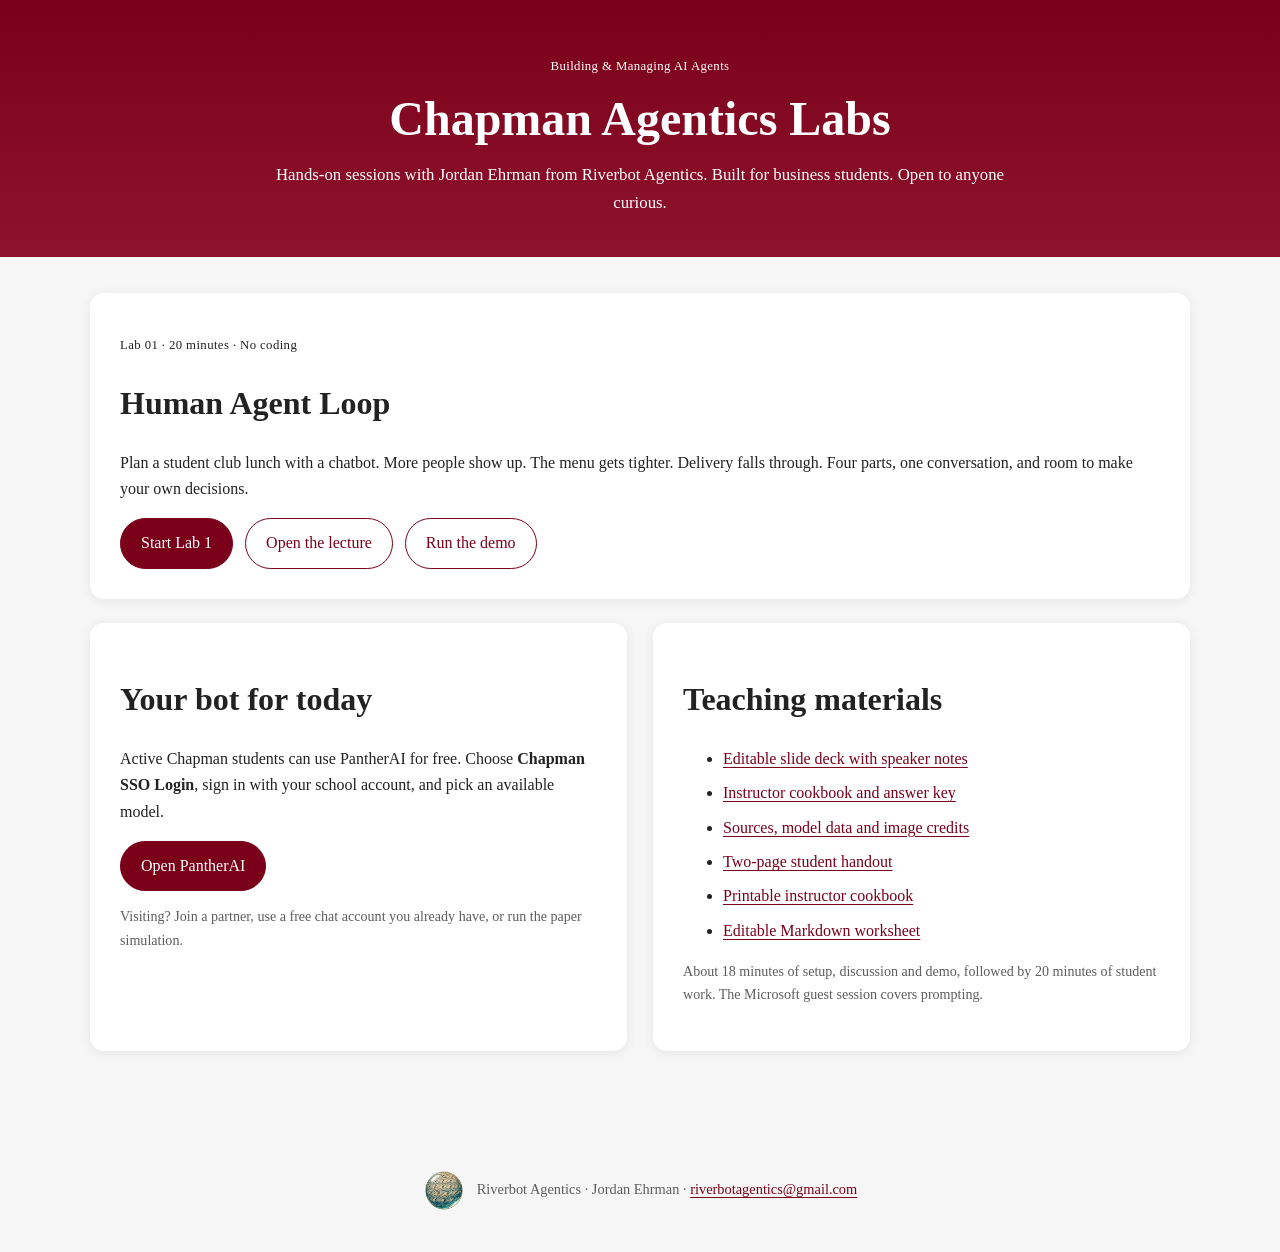
<file: index.html>
<!doctype html><html lang="en"><head><meta charset="utf-8"><meta name="viewport" content="width=device-width,initial-scale=1"><title>Chapman Agentics Labs · Jordan Ehrman</title><link rel="icon" href="assets/chapman-site-icon.svg"><link rel="stylesheet" href="styles.css"></head><body><header class="hero"><div class="wrap"><div><p class="eyebrow">Building &amp; Managing AI Agents</p><h1>Chapman Agentics Labs</h1><p>Hands-on sessions with Jordan Ehrman from Riverbot Agentics. Built for business students. Open to anyone curious.</p></div></div></header><main class="wrap"><section class="paper"><p class="eyebrow">Lab 01 · 20 minutes · No coding</p><h2>Human Agent Loop</h2><p>Plan a student club lunch with a chatbot. More people show up. The menu gets tighter. Delivery falls through. Four parts, one conversation, and room to make your own decisions.</p><div class="actions"><a class="button" href="lab1/index.html">Start Lab 1</a><a class="button secondary" href="lab1/lecture.html">Open the lecture</a><a class="button secondary" href="lab1/demo.html">Run the demo</a></div></section><div class="columns"><section class="paper"><h2>Your bot for today</h2><p>Active Chapman students can use PantherAI for free. Choose <strong>Chapman SSO Login</strong>, sign in with your school account, and pick an available model.</p><a class="button" href="https://pantherai.chapman.edu/login" target="_blank" rel="noopener">Open PantherAI</a><p class="small muted">Visiting? Join a partner, use a free chat account you already have, or run the paper simulation.</p></section><section class="paper"><h2>Teaching materials</h2><ul class="link-list"><li><a href="downloads/Lab_1_Human_Agent_Loop.pptx">Editable slide deck with speaker notes</a></li><li><a href="lab1/instructor.html">Instructor cookbook and answer key</a></li><li><a href="lab1/sources.html">Sources, model data and image credits</a></li><li><a href="downloads/Lab_1_Student_Handout.pdf">Two-page student handout</a></li><li><a href="downloads/Lab_1_Instructor_Cookbook.pdf">Printable instructor cookbook</a></li><li><a href="lab1/worksheet.md" download>Editable Markdown worksheet</a></li></ul><p class="small muted">About 18 minutes of setup, discussion and demo, followed by 20 minutes of student work. The Microsoft guest session covers prompting.</p></section></div></main><footer class="wrap"><img class="presenter-logo" src="assets/riverbot-logo.png" alt="Riverbot Agentics logo">Riverbot Agentics · Jordan Ehrman · <a href="mailto:riverbotagentics@gmail.com">riverbotagentics@gmail.com</a></footer></body></html>
</file>
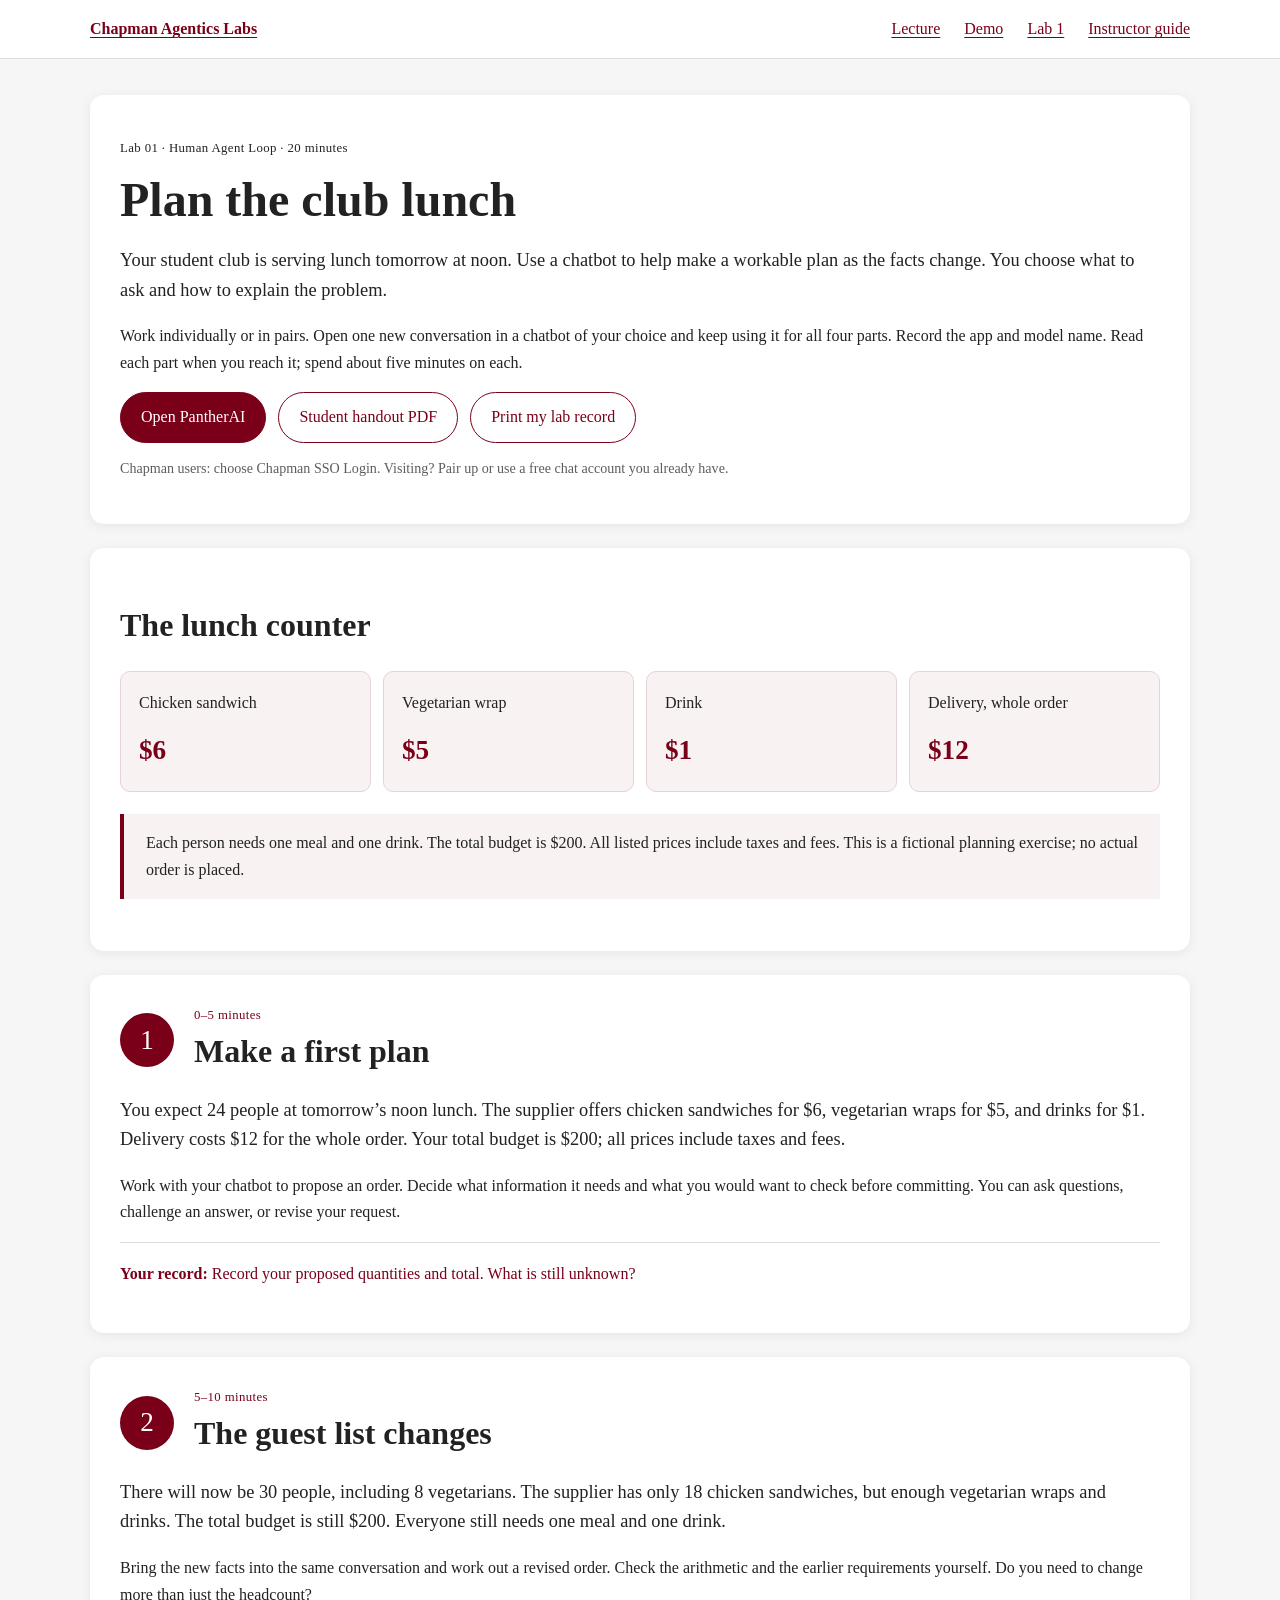
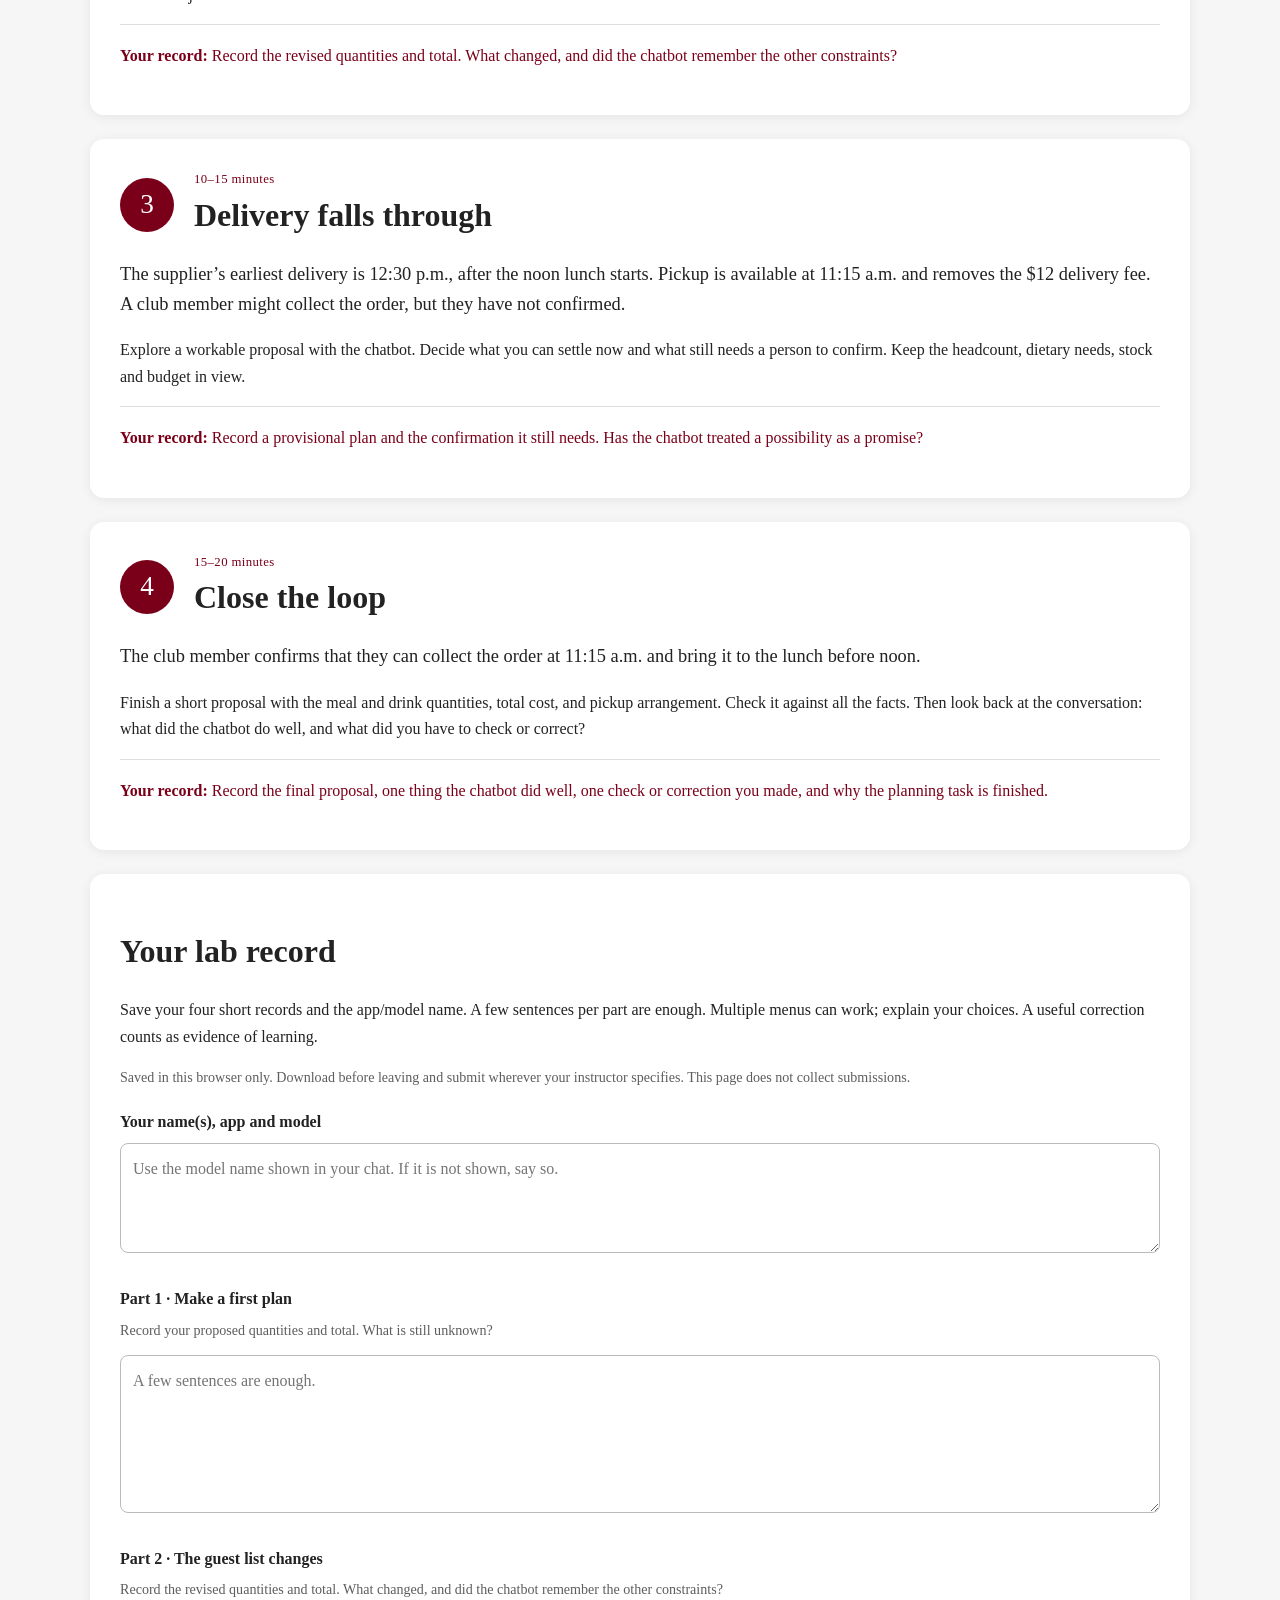
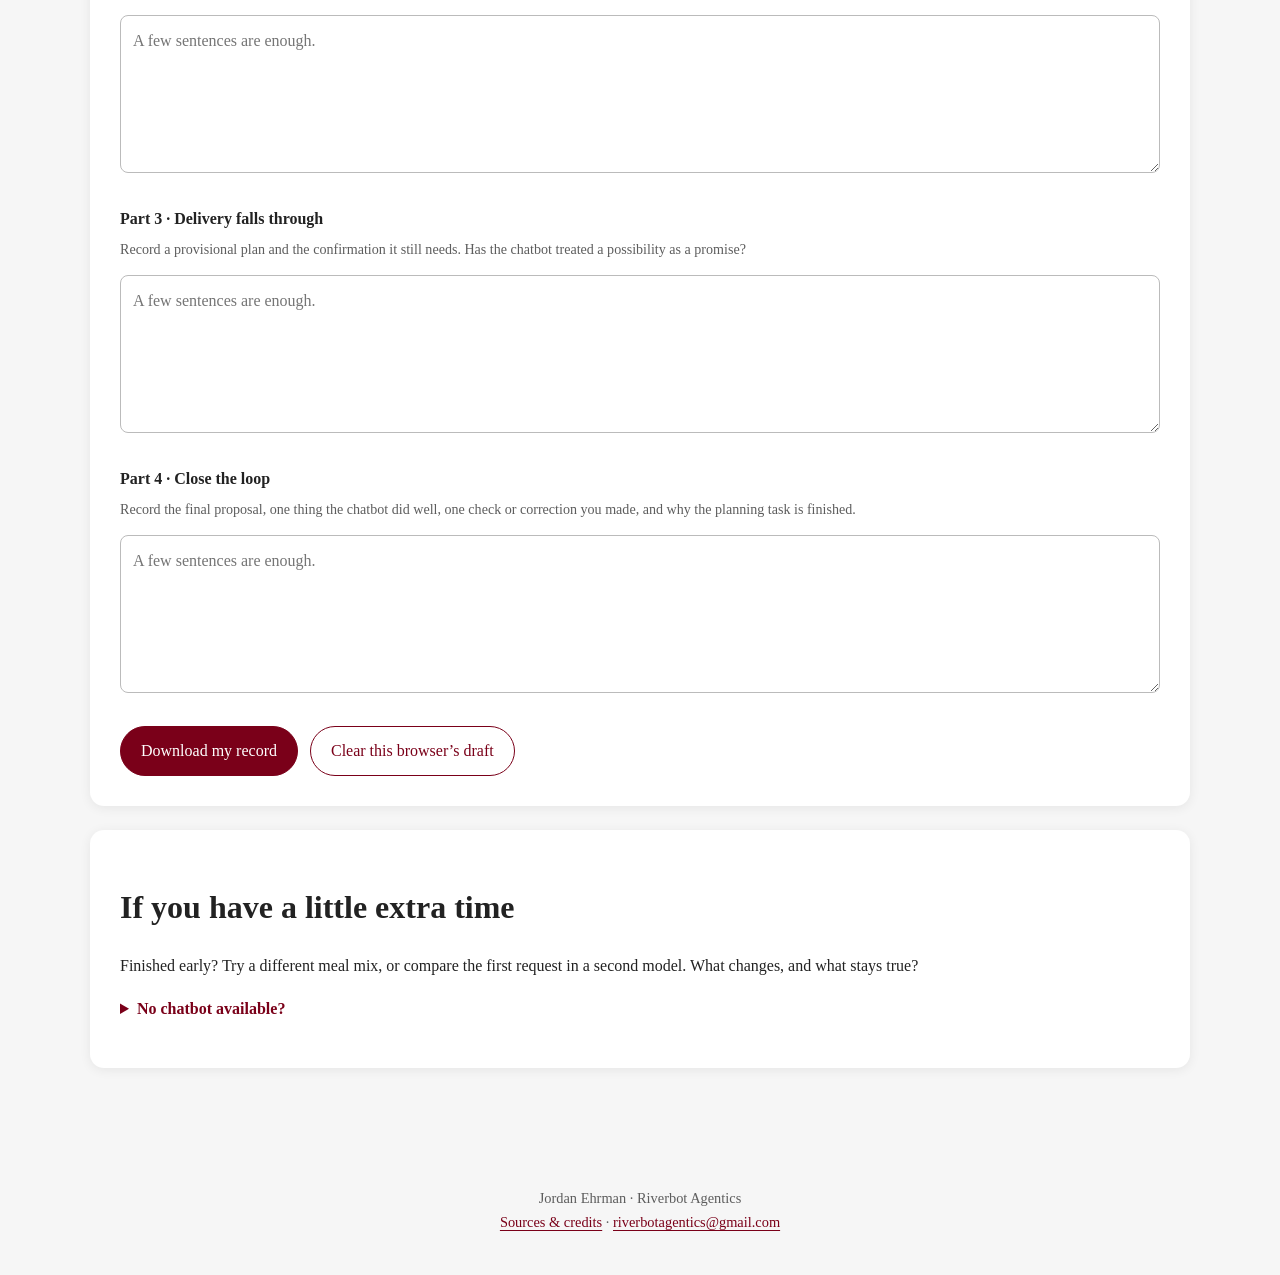
<file: lab1/index.html>
<!doctype html>
<html lang="en"><head><meta charset="utf-8"><meta name="viewport" content="width=device-width,initial-scale=1"><title>Plan the club lunch · Chapman Agentics Labs</title><link rel="icon" href="../assets/chapman-site-icon.svg"><link rel="stylesheet" href="../styles.css"></head><body><div class="toolbar no-print"><nav class="wrap" aria-label="Course navigation"><a class="brand" href="../index.html">Chapman Agentics Labs</a><a href="lecture.html">Lecture</a><a href="demo.html">Demo</a><a href="index.html">Lab 1</a><a href="instructor.html">Instructor guide</a></nav></div><main class="wrap"><section class="paper"><p class="eyebrow">Lab 01 · Human Agent Loop · 20 minutes</p><h1>Plan the club lunch</h1><p class="lead">Your student club is serving lunch tomorrow at noon. Use a chatbot to help make a workable plan as the facts change. You choose what to ask and how to explain the problem.</p><p>Work individually or in pairs. Open one new conversation in a chatbot of your choice and keep using it for all four parts. Record the app and model name. Read each part when you reach it; spend about five minutes on each.</p><div class="actions no-print"><a class="button" href="https://pantherai.chapman.edu/login" target="_blank" rel="noopener">Open PantherAI</a><a class="button secondary" href="../downloads/Lab_1_Student_Handout.pdf">Student handout PDF</a><button class="secondary" id="print">Print my lab record</button></div><p class="small muted">Chapman users: choose Chapman SSO Login. Visiting? Pair up or use a free chat account you already have.</p></section><section class="paper"><h2>The lunch counter</h2><div class="menu-grid"><div class="menu-item"><span>Chicken sandwich</span><strong>$6</strong></div><div class="menu-item"><span>Vegetarian wrap</span><strong>$5</strong></div><div class="menu-item"><span>Drink</span><strong>$1</strong></div><div class="menu-item"><span>Delivery, whole order</span><strong>$12</strong></div></div><p class="notice">Each person needs one meal and one drink. The total budget is $200. All listed prices include taxes and fees. This is a fictional planning exercise; no actual order is placed.</p></section><section class="paper"><div class="part-heading"><span class="part-number">1</span><div><p class="eyebrow">0–5 minutes</p><h2>Make a first plan</h2></div></div><p class="lead">You expect 24 people at tomorrow’s noon lunch. The supplier offers chicken sandwiches for $6, vegetarian wraps for $5, and drinks for $1. Delivery costs $12 for the whole order. Your total budget is $200; all prices include taxes and fees.</p><p>Work with your chatbot to propose an order. Decide what information it needs and what you would want to check before committing. You can ask questions, challenge an answer, or revise your request.</p><p class="record-prompt"><strong>Your record:</strong> Record your proposed quantities and total. What is still unknown?</p></section><section class="paper"><div class="part-heading"><span class="part-number">2</span><div><p class="eyebrow">5–10 minutes</p><h2>The guest list changes</h2></div></div><p class="lead">There will now be 30 people, including 8 vegetarians. The supplier has only 18 chicken sandwiches, but enough vegetarian wraps and drinks. The total budget is still $200. Everyone still needs one meal and one drink.</p><p>Bring the new facts into the same conversation and work out a revised order. Check the arithmetic and the earlier requirements yourself. Do you need to change more than just the headcount?</p><p class="record-prompt"><strong>Your record:</strong> Record the revised quantities and total. What changed, and did the chatbot remember the other constraints?</p></section><section class="paper"><div class="part-heading"><span class="part-number">3</span><div><p class="eyebrow">10–15 minutes</p><h2>Delivery falls through</h2></div></div><p class="lead">The supplier’s earliest delivery is 12:30 p.m., after the noon lunch starts. Pickup is available at 11:15 a.m. and removes the $12 delivery fee. A club member might collect the order, but they have not confirmed.</p><p>Explore a workable proposal with the chatbot. Decide what you can settle now and what still needs a person to confirm. Keep the headcount, dietary needs, stock and budget in view.</p><p class="record-prompt"><strong>Your record:</strong> Record a provisional plan and the confirmation it still needs. Has the chatbot treated a possibility as a promise?</p></section><section class="paper"><div class="part-heading"><span class="part-number">4</span><div><p class="eyebrow">15–20 minutes</p><h2>Close the loop</h2></div></div><p class="lead">The club member confirms that they can collect the order at 11:15 a.m. and bring it to the lunch before noon.</p><p>Finish a short proposal with the meal and drink quantities, total cost, and pickup arrangement. Check it against all the facts. Then look back at the conversation: what did the chatbot do well, and what did you have to check or correct?</p><p class="record-prompt"><strong>Your record:</strong> Record the final proposal, one thing the chatbot did well, one check or correction you made, and why the planning task is finished.</p></section><section class="paper worksheet"><h2>Your lab record</h2><p>Save your four short records and the app/model name. A few sentences per part are enough. Multiple menus can work; explain your choices. A useful correction counts as evidence of learning.</p><p class="small muted">Saved in this browser only. Download before leaving and submit wherever your instructor specifies. This page does not collect submissions.</p><form id="worksheet"><div class="worksheet-meta"><label for="model">Your name(s), app and model</label><textarea id="model" name="model" rows="2" placeholder="Use the model name shown in your chat. If it is not shown, say so."></textarea></div><div class="record-field"><label for="part1">Part 1 · Make a first plan</label><p class="small muted">Record your proposed quantities and total. What is still unknown?</p><textarea id="part1" name="part1" rows="5" placeholder="A few sentences are enough."></textarea></div><div class="record-field"><label for="part2">Part 2 · The guest list changes</label><p class="small muted">Record the revised quantities and total. What changed, and did the chatbot remember the other constraints?</p><textarea id="part2" name="part2" rows="5" placeholder="A few sentences are enough."></textarea></div><div class="record-field"><label for="part3">Part 3 · Delivery falls through</label><p class="small muted">Record a provisional plan and the confirmation it still needs. Has the chatbot treated a possibility as a promise?</p><textarea id="part3" name="part3" rows="5" placeholder="A few sentences are enough."></textarea></div><div class="record-field"><label for="part4">Part 4 · Close the loop</label><p class="small muted">Record the final proposal, one thing the chatbot did well, one check or correction you made, and why the planning task is finished.</p><textarea id="part4" name="part4" rows="5" placeholder="A few sentences are enough."></textarea></div></form><div class="actions no-print"><button id="download">Download my record</button><button class="secondary" id="clear">Clear this browser’s draft</button><span id="status" class="save-status" role="status" aria-live="polite"></span></div></section><section class="paper"><h2>If you have a little extra time</h2><p>Finished early? Try a different meal mix, or compare the first request in a second model. What changes, and what stays true?</p><details><summary>No chatbot available?</summary><p>If you cannot use a chatbot, work with a partner: one proposes a plan and the other checks it. Use the four parts in order and record the same decisions. Compare with the prepared demo after you finish.</p><a href="demo.html">Open the prepared example</a></details></section></main><footer class="wrap">Jordan Ehrman · Riverbot Agentics<br><a href="sources.html">Sources &amp; credits</a> · <a href="mailto:riverbotagentics@gmail.com">riverbotagentics@gmail.com</a></footer><script src="lab.js"></script></body></html>
</file>
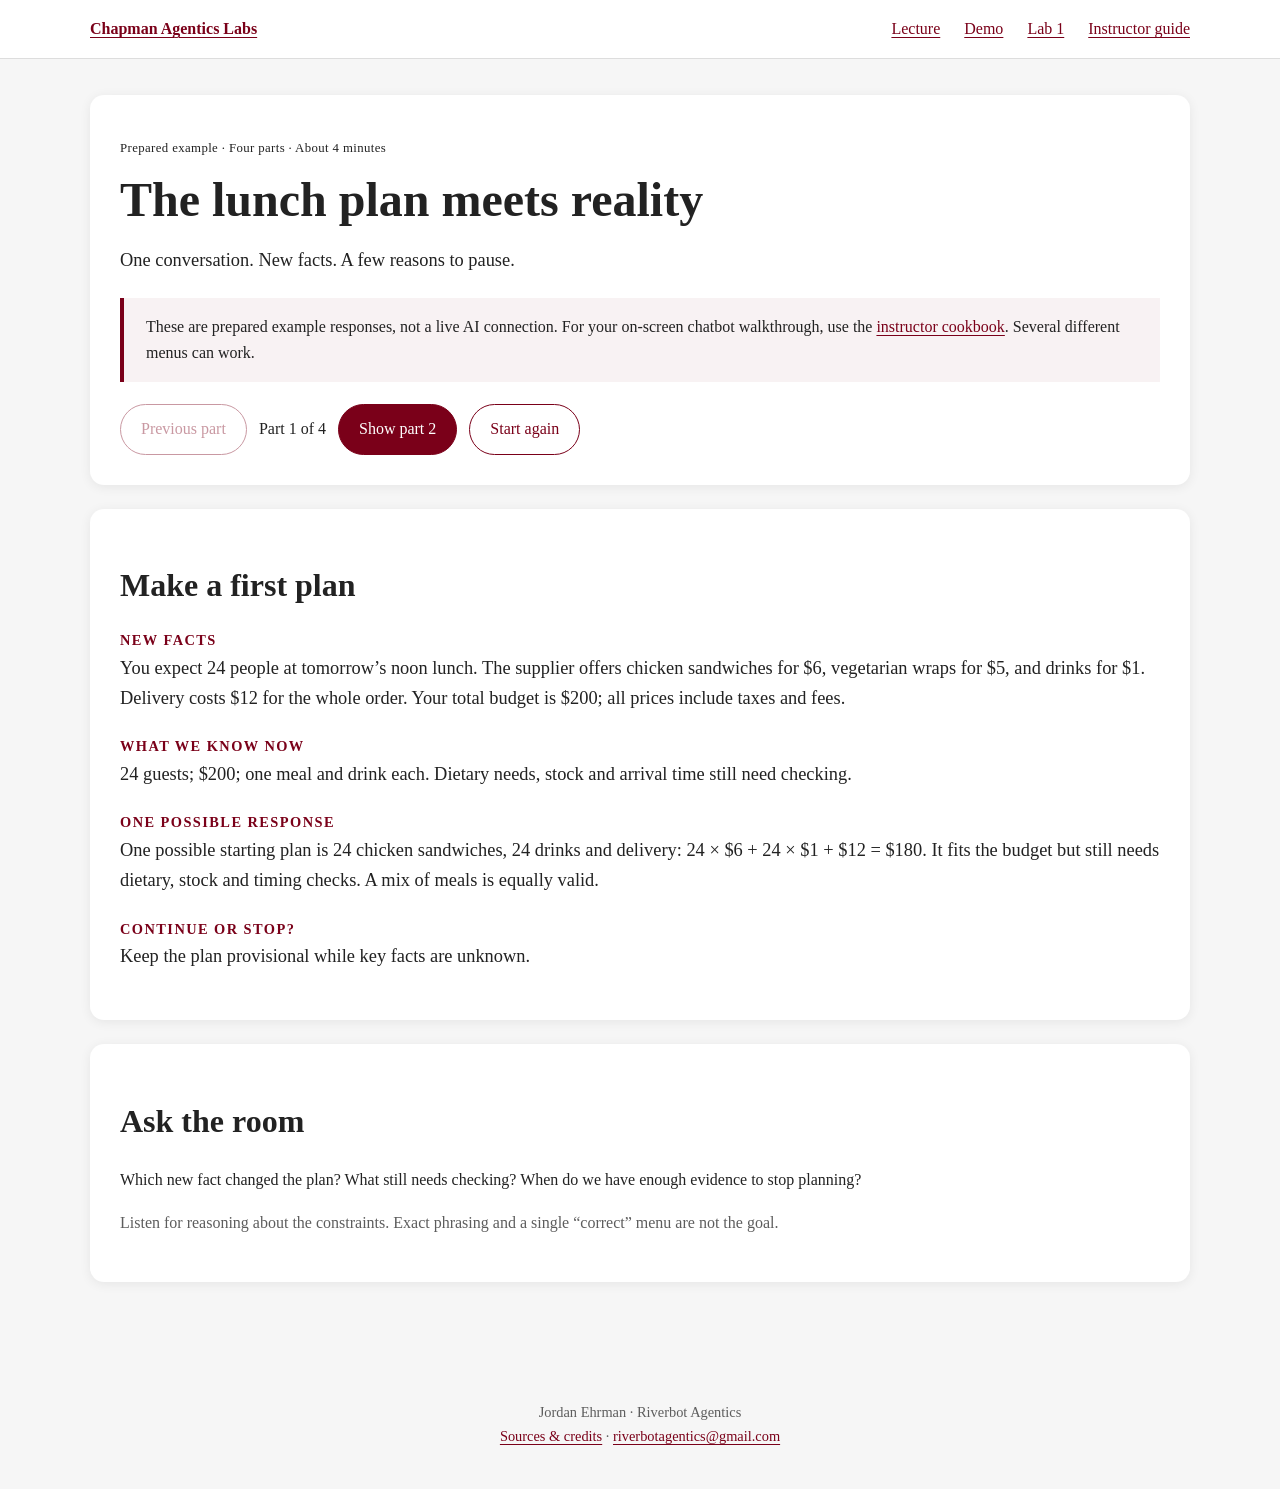
<file: lab1/demo.html>
<!doctype html>
<html lang="en"><head><meta charset="utf-8"><meta name="viewport" content="width=device-width,initial-scale=1"><title>Lunch demo · Chapman Agentics Labs</title><link rel="icon" href="../assets/chapman-site-icon.svg"><link rel="stylesheet" href="../styles.css"></head><body><div class="toolbar no-print"><nav class="wrap" aria-label="Course navigation"><a class="brand" href="../index.html">Chapman Agentics Labs</a><a href="lecture.html">Lecture</a><a href="demo.html">Demo</a><a href="index.html">Lab 1</a><a href="instructor.html">Instructor guide</a></nav></div><main class="wrap"><section class="paper"><p class="eyebrow">Prepared example · Four parts · About 4 minutes</p><h1>The lunch plan meets reality</h1><p class="lead">One conversation. New facts. A few reasons to pause.</p><p class="notice">These are prepared example responses, not a live AI connection. For your on-screen chatbot walkthrough, use the <a href="instructor.html#cookbook">instructor cookbook</a>. Several different menus can work.</p><div class="actions"><button id="back" class="secondary">Previous part</button><span id="beat" aria-live="polite"></span><button id="advance">Next part</button><button id="reset" class="secondary">Start again</button></div></section><section class="paper demo-trace" id="demo-output" aria-live="polite" aria-atomic="true"></section><section class="paper"><h2>Ask the room</h2><p>Which new fact changed the plan? What still needs checking? When do we have enough evidence to stop planning?</p><p class="muted">Listen for reasoning about the constraints. Exact phrasing and a single “correct” menu are not the goal.</p></section></main><footer class="wrap">Jordan Ehrman · Riverbot Agentics<br><a href="sources.html">Sources &amp; credits</a> · <a href="mailto:riverbotagentics@gmail.com">riverbotagentics@gmail.com</a></footer><script src="demo-data.js"></script><script src="demo.js"></script></body></html>
</file>
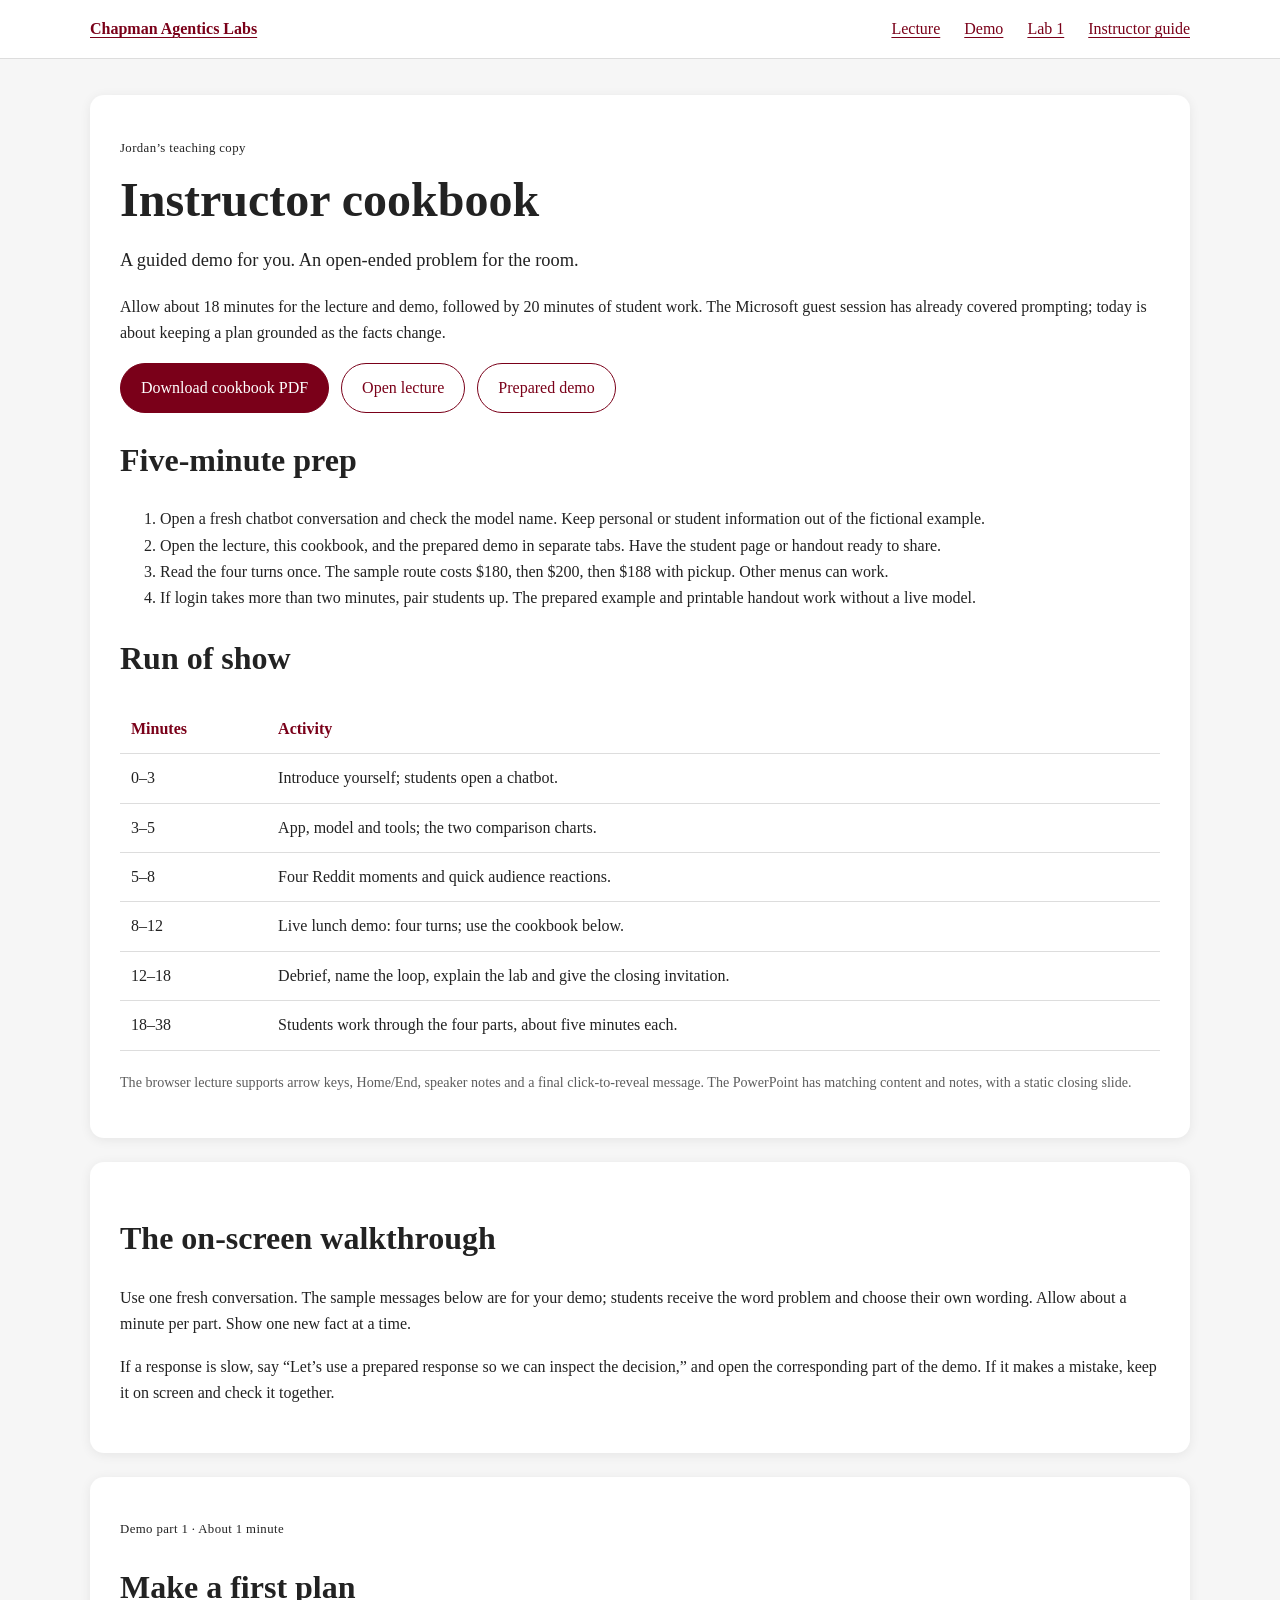
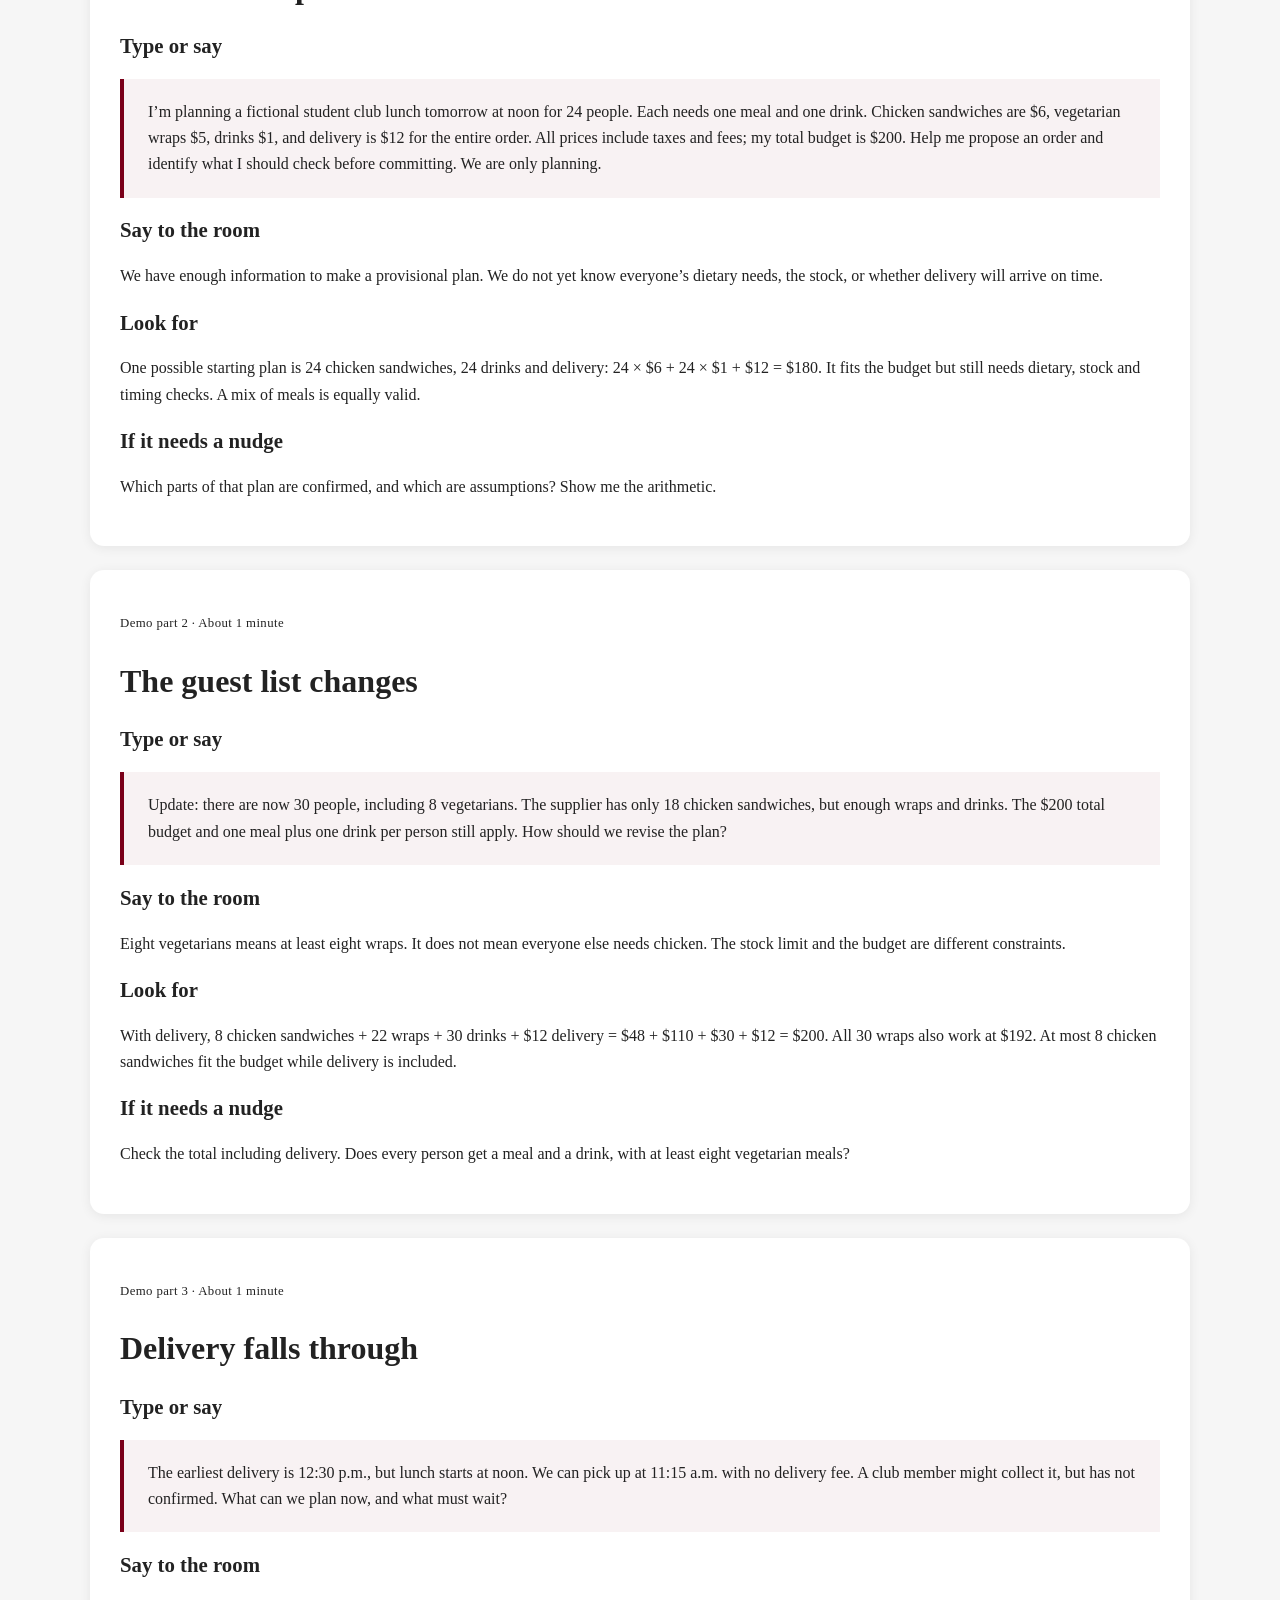
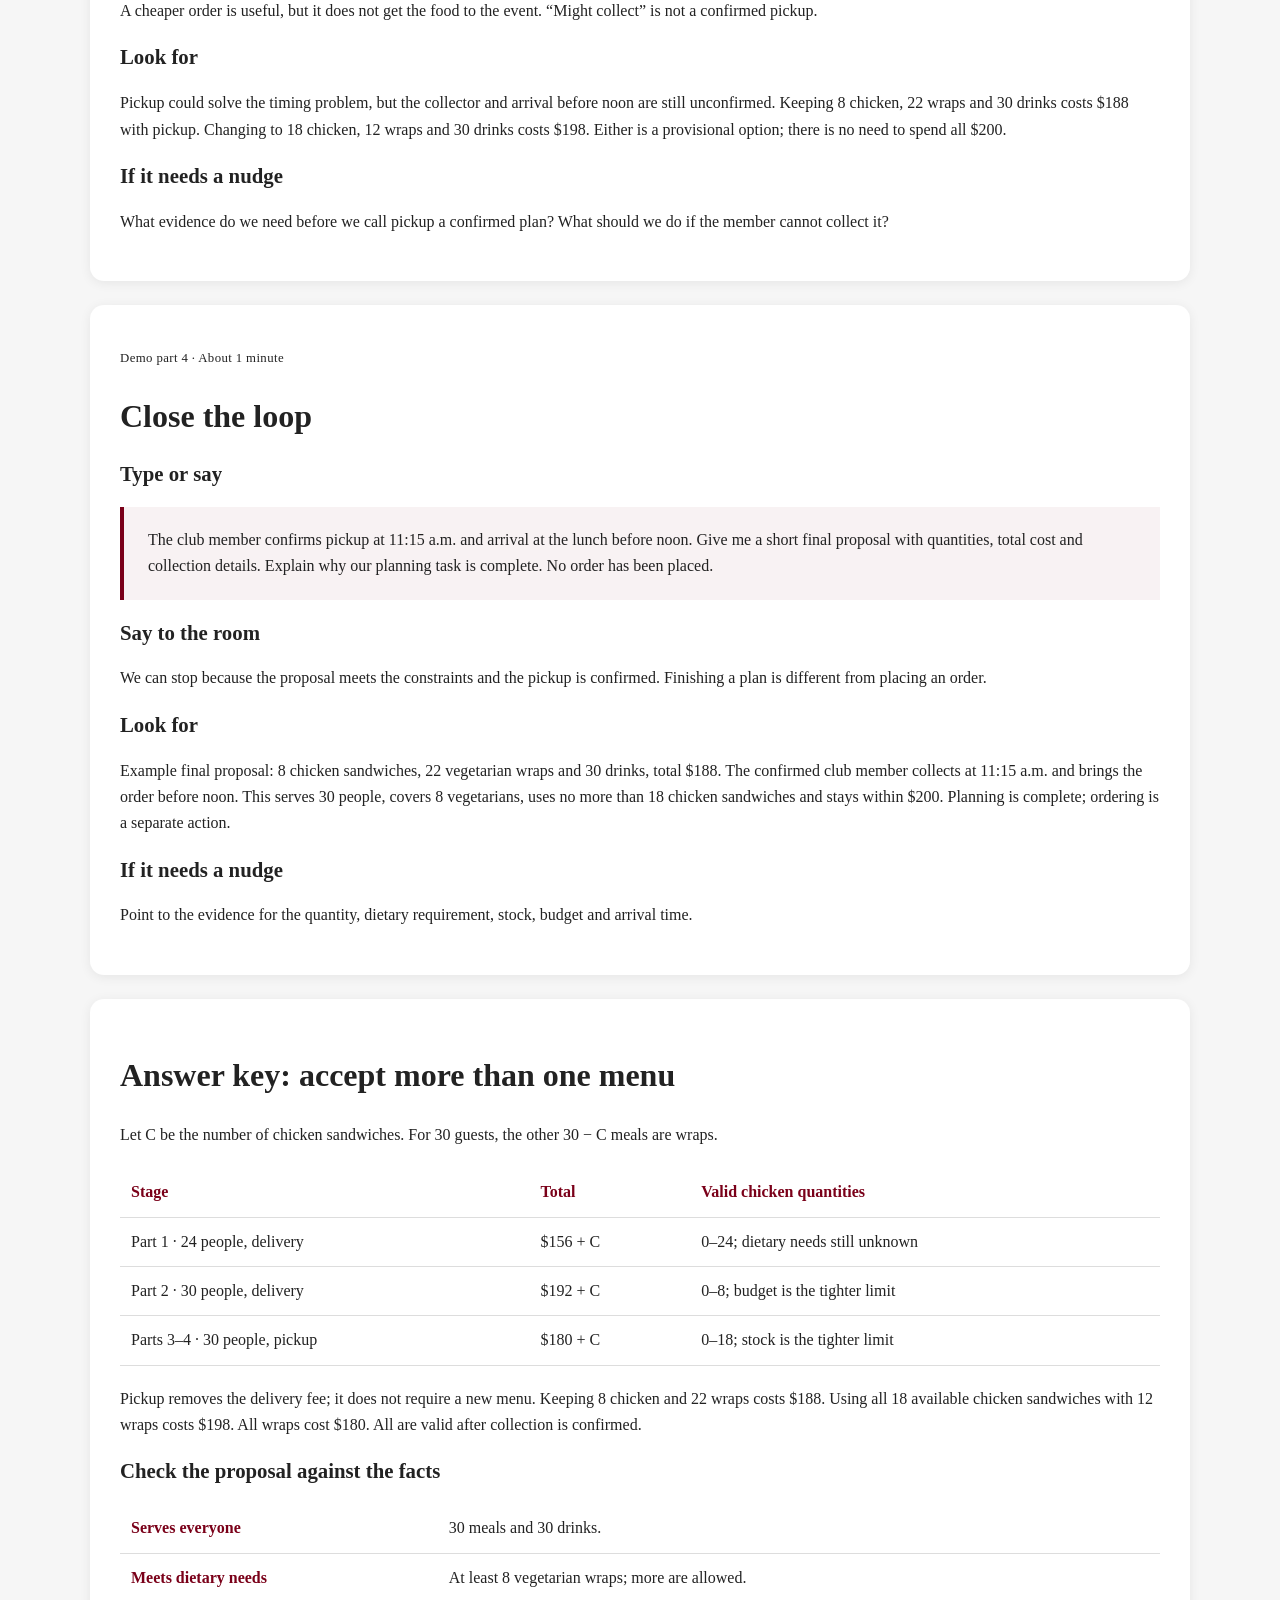
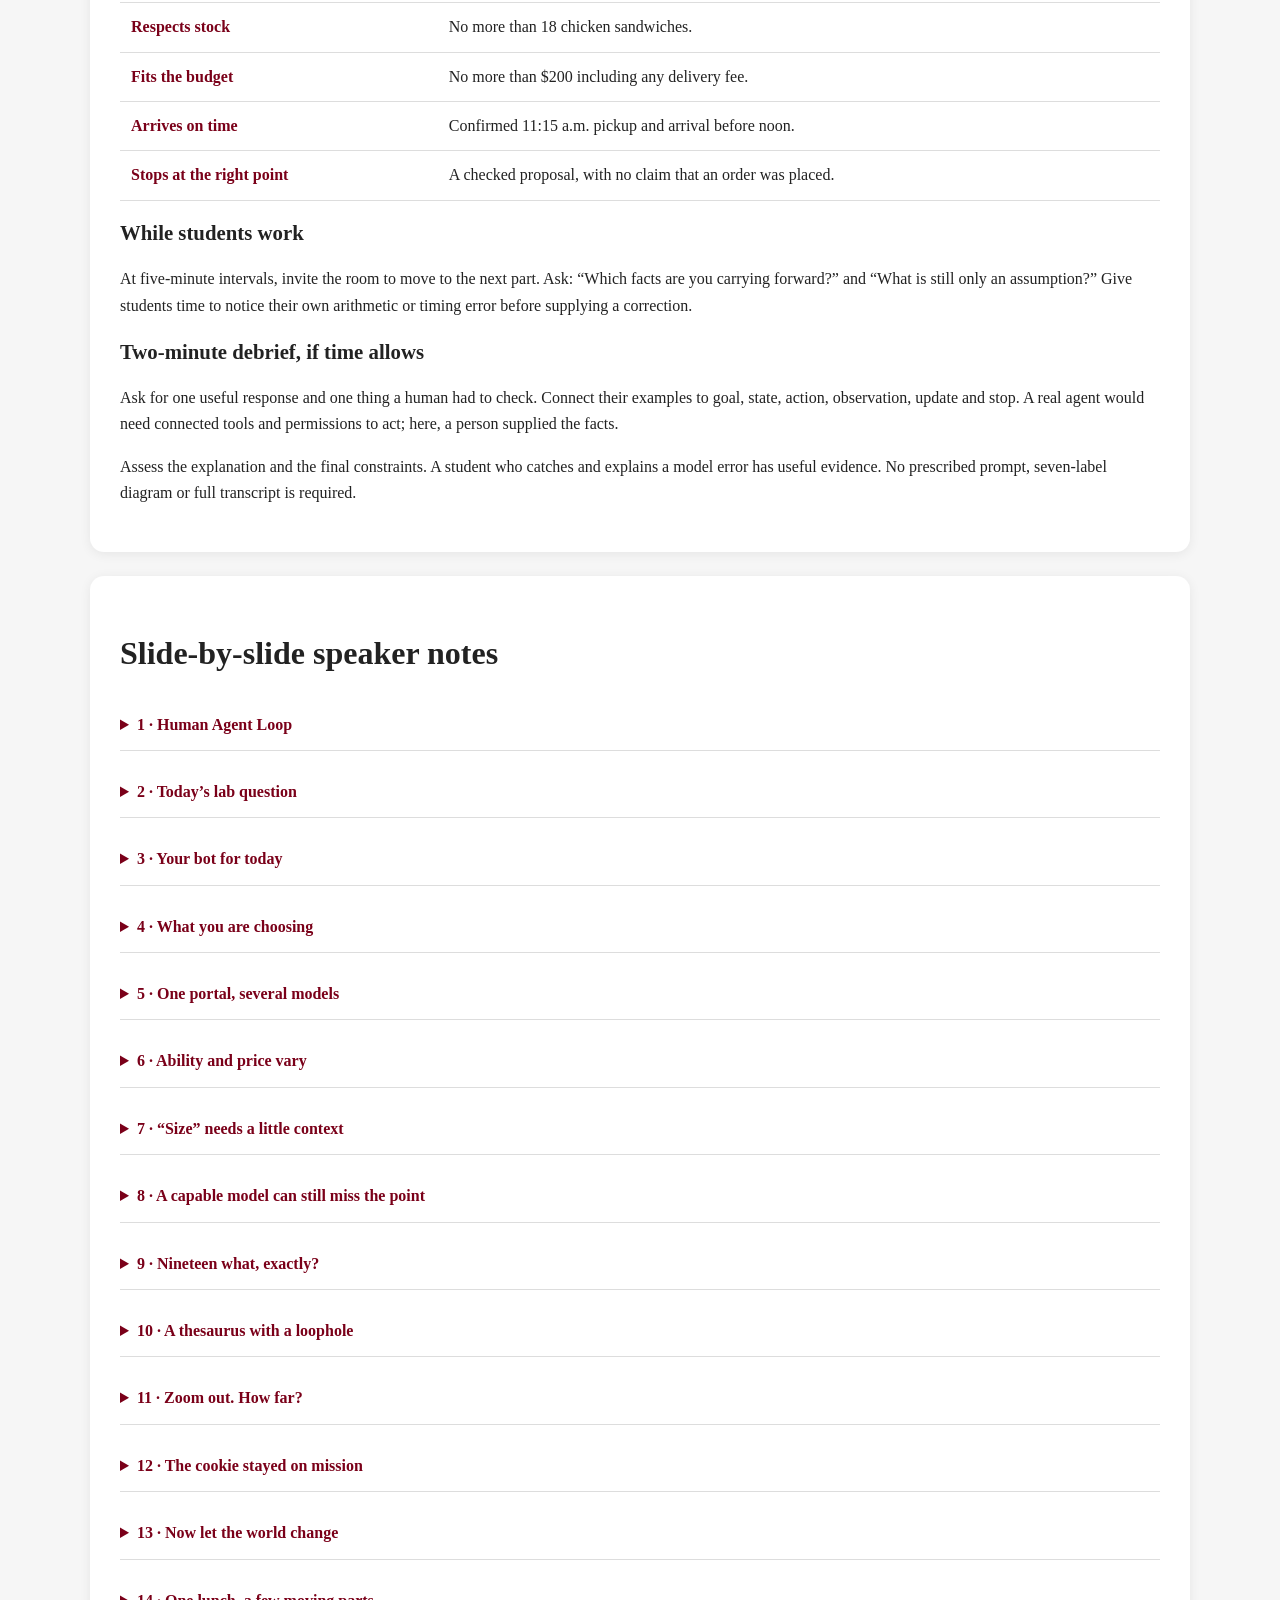
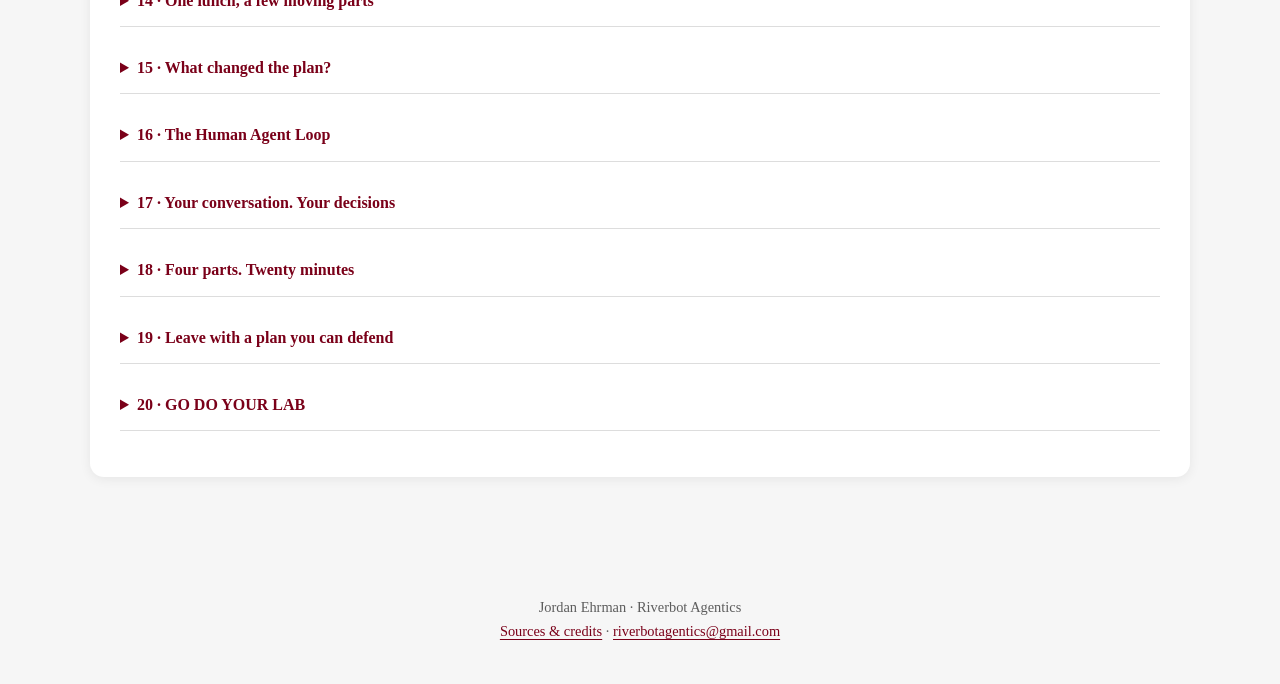
<file: lab1/instructor.html>
<!doctype html>
<html lang="en"><head><meta charset="utf-8"><meta name="viewport" content="width=device-width,initial-scale=1"><title>Instructor cookbook · Chapman Agentics Labs</title><link rel="icon" href="../assets/chapman-site-icon.svg"><link rel="stylesheet" href="../styles.css"></head><body><div class="toolbar no-print"><nav class="wrap" aria-label="Course navigation"><a class="brand" href="../index.html">Chapman Agentics Labs</a><a href="lecture.html">Lecture</a><a href="demo.html">Demo</a><a href="index.html">Lab 1</a><a href="instructor.html">Instructor guide</a></nav></div><main class="wrap"><section class="paper"><p class="eyebrow">Jordan’s teaching copy</p><h1>Instructor cookbook</h1><p class="lead">A guided demo for you. An open-ended problem for the room.</p><p>Allow about 18 minutes for the lecture and demo, followed by 20 minutes of student work. The Microsoft guest session has already covered prompting; today is about keeping a plan grounded as the facts change.</p><div class="actions"><a class="button" href="../downloads/Lab_1_Instructor_Cookbook.pdf">Download cookbook PDF</a><a class="button secondary" href="lecture.html">Open lecture</a><a class="button secondary" href="demo.html">Prepared demo</a></div><h2>Five-minute prep</h2><ol><li>Open a fresh chatbot conversation and check the model name. Keep personal or student information out of the fictional example.</li><li>Open the lecture, this cookbook, and the prepared demo in separate tabs. Have the student page or handout ready to share.</li><li>Read the four turns once. The sample route costs $180, then $200, then $188 with pickup. Other menus can work.</li><li>If login takes more than two minutes, pair students up. The prepared example and printable handout work without a live model.</li></ol><h2>Run of show</h2><table><thead><tr><th scope="col">Minutes</th><th scope="col">Activity</th></tr></thead><tbody><tr><td>0–3</td><td>Introduce yourself; students open a chatbot.</td></tr><tr><td>3–5</td><td>App, model and tools; the two comparison charts.</td></tr><tr><td>5–8</td><td>Four Reddit moments and quick audience reactions.</td></tr><tr><td>8–12</td><td>Live lunch demo: four turns; use the cookbook below.</td></tr><tr><td>12–18</td><td>Debrief, name the loop, explain the lab and give the closing invitation.</td></tr><tr><td>18–38</td><td>Students work through the four parts, about five minutes each.</td></tr></tbody></table><p class="small muted">The browser lecture supports arrow keys, Home/End, speaker notes and a final click-to-reveal message. The PowerPoint has matching content and notes, with a static closing slide.</p></section><section class="paper"><h2 id="cookbook">The on-screen walkthrough</h2><p>Use one fresh conversation. The sample messages below are for your demo; students receive the word problem and choose their own wording. Allow about a minute per part. Show one new fact at a time.</p><p>If a response is slow, say “Let’s use a prepared response so we can inspect the decision,” and open the corresponding part of the demo. If it makes a mistake, keep it on screen and check it together.</p></section><section class="paper"><p class="eyebrow">Demo part 1 · About 1 minute</p><h2>Make a first plan</h2><h3>Type or say</h3><blockquote class="sample-message">I’m planning a fictional student club lunch tomorrow at noon for 24 people. Each needs one meal and one drink. Chicken sandwiches are $6, vegetarian wraps $5, drinks $1, and delivery is $12 for the entire order. All prices include taxes and fees; my total budget is $200. Help me propose an order and identify what I should check before committing. We are only planning.</blockquote><h3>Say to the room</h3><p>We have enough information to make a provisional plan. We do not yet know everyone’s dietary needs, the stock, or whether delivery will arrive on time.</p><h3>Look for</h3><p>One possible starting plan is 24 chicken sandwiches, 24 drinks and delivery: 24 × $6 + 24 × $1 + $12 = $180. It fits the budget but still needs dietary, stock and timing checks. A mix of meals is equally valid.</p><h3>If it needs a nudge</h3><p>Which parts of that plan are confirmed, and which are assumptions? Show me the arithmetic.</p></section><section class="paper"><p class="eyebrow">Demo part 2 · About 1 minute</p><h2>The guest list changes</h2><h3>Type or say</h3><blockquote class="sample-message">Update: there are now 30 people, including 8 vegetarians. The supplier has only 18 chicken sandwiches, but enough wraps and drinks. The $200 total budget and one meal plus one drink per person still apply. How should we revise the plan?</blockquote><h3>Say to the room</h3><p>Eight vegetarians means at least eight wraps. It does not mean everyone else needs chicken. The stock limit and the budget are different constraints.</p><h3>Look for</h3><p>With delivery, 8 chicken sandwiches + 22 wraps + 30 drinks + $12 delivery = $48 + $110 + $30 + $12 = $200. All 30 wraps also work at $192. At most 8 chicken sandwiches fit the budget while delivery is included.</p><h3>If it needs a nudge</h3><p>Check the total including delivery. Does every person get a meal and a drink, with at least eight vegetarian meals?</p></section><section class="paper"><p class="eyebrow">Demo part 3 · About 1 minute</p><h2>Delivery falls through</h2><h3>Type or say</h3><blockquote class="sample-message">The earliest delivery is 12:30 p.m., but lunch starts at noon. We can pick up at 11:15 a.m. with no delivery fee. A club member might collect it, but has not confirmed. What can we plan now, and what must wait?</blockquote><h3>Say to the room</h3><p>A cheaper order is useful, but it does not get the food to the event. “Might collect” is not a confirmed pickup.</p><h3>Look for</h3><p>Pickup could solve the timing problem, but the collector and arrival before noon are still unconfirmed. Keeping 8 chicken, 22 wraps and 30 drinks costs $188 with pickup. Changing to 18 chicken, 12 wraps and 30 drinks costs $198. Either is a provisional option; there is no need to spend all $200.</p><h3>If it needs a nudge</h3><p>What evidence do we need before we call pickup a confirmed plan? What should we do if the member cannot collect it?</p></section><section class="paper"><p class="eyebrow">Demo part 4 · About 1 minute</p><h2>Close the loop</h2><h3>Type or say</h3><blockquote class="sample-message">The club member confirms pickup at 11:15 a.m. and arrival at the lunch before noon. Give me a short final proposal with quantities, total cost and collection details. Explain why our planning task is complete. No order has been placed.</blockquote><h3>Say to the room</h3><p>We can stop because the proposal meets the constraints and the pickup is confirmed. Finishing a plan is different from placing an order.</p><h3>Look for</h3><p>Example final proposal: 8 chicken sandwiches, 22 vegetarian wraps and 30 drinks, total $188. The confirmed club member collects at 11:15 a.m. and brings the order before noon. This serves 30 people, covers 8 vegetarians, uses no more than 18 chicken sandwiches and stays within $200. Planning is complete; ordering is a separate action.</p><h3>If it needs a nudge</h3><p>Point to the evidence for the quantity, dietary requirement, stock, budget and arrival time.</p></section><section class="paper"><h2>Answer key: accept more than one menu</h2><p>Let C be the number of chicken sandwiches. For 30 guests, the other 30 − C meals are wraps.</p><table><thead><tr><th scope="col">Stage</th><th scope="col">Total</th><th scope="col">Valid chicken quantities</th></tr></thead><tbody><tr><td>Part 1 · 24 people, delivery</td><td>$156 + C</td><td>0–24; dietary needs still unknown</td></tr><tr><td>Part 2 · 30 people, delivery</td><td>$192 + C</td><td>0–8; budget is the tighter limit</td></tr><tr><td>Parts 3–4 · 30 people, pickup</td><td>$180 + C</td><td>0–18; stock is the tighter limit</td></tr></tbody></table><p>Pickup removes the delivery fee; it does not require a new menu. Keeping 8 chicken and 22 wraps costs $188. Using all 18 available chicken sandwiches with 12 wraps costs $198. All wraps cost $180. All are valid after collection is confirmed.</p><h3>Check the proposal against the facts</h3><table><tbody><tr><th scope="row">Serves everyone</th><td>30 meals and 30 drinks.</td></tr><tr><th scope="row">Meets dietary needs</th><td>At least 8 vegetarian wraps; more are allowed.</td></tr><tr><th scope="row">Respects stock</th><td>No more than 18 chicken sandwiches.</td></tr><tr><th scope="row">Fits the budget</th><td>No more than $200 including any delivery fee.</td></tr><tr><th scope="row">Arrives on time</th><td>Confirmed 11:15 a.m. pickup and arrival before noon.</td></tr><tr><th scope="row">Stops at the right point</th><td>A checked proposal, with no claim that an order was placed.</td></tr></tbody></table><h3>While students work</h3><p>At five-minute intervals, invite the room to move to the next part. Ask: “Which facts are you carrying forward?” and “What is still only an assumption?” Give students time to notice their own arithmetic or timing error before supplying a correction.</p><h3>Two-minute debrief, if time allows</h3><p>Ask for one useful response and one thing a human had to check. Connect their examples to goal, state, action, observation, update and stop. A real agent would need connected tools and permissions to act; here, a person supplied the facts.</p><p>Assess the explanation and the final constraints. A student who catches and explains a model error has useful evidence. No prescribed prompt, seven-label diagram or full transcript is required.</p></section><section class="paper"><h2>Slide-by-slide speaker notes</h2><details class="speaker-note"><summary>1 · Human Agent Loop</summary><p>Hi everyone, I’m Jordan Ehrman from Riverbot Agentics. I’ll be around as your lab person this semester. You’ve just had a session on prompting, so today we will use a bot and watch what happens when the facts change. Our very ambitious mission: get lunch to a student club. Open PantherAI while we get settled. Timing: 30 seconds.</p></details><details class="speaker-note"><summary>2 · Today’s lab question</summary><p>The guest session covered how to ask. Today we look at what happens after an answer: what information arrives, how the plan changes, and when a person needs to step in. This is a chatbot exercise that makes the human part of an agent loop visible. Timing: 20 seconds.</p></details><details class="speaker-note"><summary>3 · Your bot for today</summary><p>Let’s get everybody onto PantherAI. Small naming trap: PantherBot answers campus-service questions. PantherAI is the model menu we want. Go to the login page, click Chapman SSO Login, and use your school account. Once inside, choose an available model and start a fresh chat. The exact models can change, so write down the full name you actually select. If you’re visiting without Chapman access, work with a partner or use a free chat account you already have. If login takes more than two minutes, pair up and keep moving. We have an offline version too. I verified the public login screen, not an authenticated student menu. Timing: allow 2–3 minutes.</p><p class="small source"><a href="https://www.chapman.edu/campus-services/information-systems/research-technology-support/pantherai/index.aspx">https://www.chapman.edu/campus-services/information-systems/research-technology-support/pantherai/index.aspx</a></p><p class="small source"><a href="https://pantherai.chapman.edu/login">https://pantherai.chapman.edu/login</a></p><p class="small source"><a href="https://libguides.chapman.edu/AI/approved_tools">https://libguides.chapman.edu/AI/approved_tools</a></p></details><details class="speaker-note"><summary>4 · What you are choosing</summary><p>Once everyone is signed in, pause here. Choosing a model can feel like choosing between unfamiliar brands. The next three slides give just enough vocabulary to understand the menu and two comparison charts. No need to shop for a perfect model today. Timing: 15 seconds.</p></details><details class="speaker-note"><summary>5 · One portal, several models</summary><p>Here’s the applied version in about a minute. PantherAI is the workspace. The model is the engine you select inside it. Tools are separate capabilities: searching, using a calculator, reading a file, sending something. A model name alone does not tell you which tools this app gives it. Chapman says live web access is not available by default, so don’t assume a confident answer means it checked the internet. Closed models keep their weights with the provider. Open-weight models let someone download and run the weights under a license. People often say open source, but the exact license and what gets released matter. LibreChat being open source does not make every model inside it open source. For today, choose an available model and get started. Timing: 60 seconds.</p><p class="small source"><a href="https://www.chapman.edu/campus-services/information-systems/research-technology-support/pantherai/index.aspx">https://www.chapman.edu/campus-services/information-systems/research-technology-support/pantherai/index.aspx</a></p><p class="small source"><a href="https://www.librechat.ai/">https://www.librechat.ai/</a></p><p class="small source"><a href="https://opensource.org/ai/open-source-ai-definition">https://opensource.org/ai/open-source-ai-definition</a></p></details><details class="speaker-note"><summary>6 · Ability and price vary</summary><p>This is a dated snapshot, not a permanent podium. The bar shows LLM Stats’ composite benchmark score. The label shows its listed blended API price per million tokens. That is what an application operator might compare, not a bill for students. These are selected models from one cost-efficiency chart, not the PantherAI menu. Benchmarks help you shortlist. Your actual task tells you what works. The score is not a percent-correct measure. Pricing depends on provider and input/output mix. Timing: 30 seconds.</p><p class="small source"><a href="https://llm-stats.com/models/qwen3-32b">https://llm-stats.com/models/qwen3-32b</a></p><p class="small source"><a href="https://llm-stats.com/methodology/llm-stats-score">https://llm-stats.com/methodology/llm-stats-score</a></p></details><details class="speaker-note"><summary>7 · “Size” needs a little context</summary><p>Parameters are learned numerical weights. A B here means a billion parameters, not a billion facts. These three open-weight examples disclose their sizes. Mixture-of-experts models use a subset at each step: gpt-oss-120b lists 5.1B active out of 117B total, and DeepSeek-R1 lists 37B active out of 671B. This is why “bigger” is not a complete buying decision. Closed-model parameter counts are often undisclosed, so we leave them unknown. These examples illustrate architecture and are not the newest releases or a claim about what is available in PantherAI. Timing: 30 seconds.</p><p class="small source"><a href="https://huggingface.co/Qwen/Qwen3-32B">https://huggingface.co/Qwen/Qwen3-32B</a></p><p class="small source"><a href="https://huggingface.co/openai/gpt-oss-120b">https://huggingface.co/openai/gpt-oss-120b</a></p><p class="small source"><a href="https://huggingface.co/deepseek-ai/DeepSeek-R1">https://huggingface.co/deepseek-ai/DeepSeek-R1</a></p></details><details class="speaker-note"><summary>8 · A capable model can still miss the point</summary><p>We have seen differences in size, price and benchmark ability. Now look at behavior in a conversation. These are historical anecdotes, so we cannot use them to rank today’s models. They make the gap between an instruction and a useful outcome easy to see. The guest already covered prompting; our question is what the surrounding process should notice. Timing: 20 seconds.</p></details><details class="speaker-note"><summary>9 · Nineteen what, exactly?</summary><p>Welcome to a few instructions that technically survived contact with a bot. The user asks for a lamp name and gets Lumiflex. Then: “Give me 19.” The bot delivers nineteen. Singular. In numeral form. Let the class spot the missing noun before explaining. The context makes the likely intention understandable, and a more helpful bot could clarify. But the literal reading is right there. These are illustrative Reddit posts, not controlled model tests. We’re laughing at the gap, not the person. Timing: 45 seconds.</p><p class="small source"><a href="https://www.reddit.com/r/ChatGPT/comments/1hgx336/19/">https://www.reddit.com/r/ChatGPT/comments/1hgx336/19/</a></p></details><details class="speaker-note"><summary>10 · A thesaurus with a loophole</summary><p>The word prioritize does, spectacularly, have the same meaning as prioritize. This is the technically-correct gremlin. Ask the room what unstated condition they automatically added. “A different word.” We should still expect a useful assistant to infer that. This example does not prove that synonyms never share meanings, despite some Reddit comments saying so. It shows how literal compliance and useful help can part ways. Timing: 45 seconds.</p><p class="small source"><a href="https://www.reddit.com/r/ChatGPT/comments/1anff5w/incredible/">https://www.reddit.com/r/ChatGPT/comments/1anff5w/incredible/</a></p></details><details class="speaker-note"><summary>11 · Zoom out. How far?</summary><p>This one was posted in r/ChatGPT, but the screenshot is Meta AI. Name that clearly. The user wanted a little more street around Santa and asked to zoom out. The bot went cosmic. The title itself admits “to be fair, Meta did listen.” It is a joke about missing scale, not evidence that an unrelated space image is a faithful camera zoom. If I tell an employee to reduce spending, they still need to know by how much and what must remain intact. Timing: 45 seconds.</p><p class="small source"><a href="https://www.reddit.com/r/ChatGPT/comments/1hofvi0/when_i_said_zoom_out_please_i_was_wanting_to_see/">https://www.reddit.com/r/ChatGPT/comments/1hofvi0/when_i_said_zoom_out_please_i_was_wanting_to_see/</a></p></details><details class="speaker-note"><summary>12 · The cookie stayed on mission</summary><p>Here’s a quieter post, only about thirteen votes when retrieved. The user establishes a fortune-cookie role, gets several fortunes, then asks for tarot. The bot refuses because it is a fortune cookie. That’s an overly rigid role interpretation, and the claim that it is “not programmed” for tarot is not a reliable capability statement. The useful observation: earlier instructions can still influence the next turn. This post is titled malicious compliance and is playful, not a verified complaint about a defect. We have all been the person who assumes the new task erased the old context. Timing: 45 seconds.</p><p class="small source"><a href="https://www.reddit.com/r/ChatGPT/comments/zgivfv/be_a_fortune_cookie_malicious_compliance/">https://www.reddit.com/r/ChatGPT/comments/zgivfv/be_a_fortune_cookie_malicious_compliance/</a></p></details><details class="speaker-note"><summary>13 · Now let the world change</summary><p>The jokes show gaps between a request and a useful response. Now let’s watch the same conversation meet changing facts. The goal stays simple: one meal and one drink for everyone, within budget, ready for noon. Timing: 20 seconds.</p></details><details class="speaker-note"><summary>14 · One lunch, a few moving parts</summary><p>Open the instructor cookbook beside a fresh chatbot conversation. Run its four sample turns in about four minutes, pausing once after the pickup uncertainty. Use the prepared demo if login or the model stalls. Do not demand an exact response: a mistake is a useful discussion point. This exercise simulates parts of an agent loop with a person supplying facts; the chatbot is not independently checking stock, contacting anyone or ordering lunch. Timing: 4 minutes including the demo.</p><p class="small source">Original Beginner_Agentics_15_Week_Demo_Lab_Guide.docx, Week 1 (Aug 10, 2026)</p><p class="small source"><a href="https://www.anthropic.com/engineering/building-effective-agents">https://www.anthropic.com/engineering/building-effective-agents</a></p></details><details class="speaker-note"><summary>15 · What changed the plan?</summary><p>Ask for one new fact and the decision it changed. In our sample, 8 chicken, 22 wraps and 30 drinks cost $200 with delivery, then $188 with pickup. Keeping that menu is valid; 18 chicken and 12 wraps for $198 is also valid after pickup is confirmed. Do not imply there is one required menu. Timing: 30 seconds.</p></details><details class="speaker-note"><summary>16 · The Human Agent Loop</summary><p>These are names for what you just did, not labels students must paste into every prompt. The original loop also names tools and observations: a real system could use an inventory lookup, calculator or messaging tool, then observe the result. Today the human supplies the facts and checks the arithmetic. At Part 3, waiting is appropriate. At Part 4, the planning task can end. A chatbot conversation alone does not show that a real-world action happened. Timing: 45 seconds.</p><p class="small source">Original Beginner_Agentics_15_Week_Demo_Lab_Guide.docx, Week 1</p><p class="small source"><a href="https://www.anthropic.com/engineering/building-effective-agents">https://www.anthropic.com/engineering/building-effective-agents</a></p></details><details class="speaker-note"><summary>17 · Your conversation. Your decisions</summary><p>There is no prescribed starter and no special command language. Students choose what to tell the bot, what to ask, and which answer to challenge. In a pair, one can type while the other checks; switch halfway. Show the student lab page, not the instructor answer key. Timing: 20 seconds.</p></details><details class="speaker-note"><summary>18 · Four parts. Twenty minutes</summary><p>Read each part when you reach it. Spend about five minutes per part. Write a few sentences about the plan and what changed. Multiple meal mixes can work. The point is to keep the constraints straight and know when you have enough evidence to finish. Students can work individually or in pairs using any available chatbot. Timing: 30 seconds.</p><p class="small source">Original Beginner_Agentics_15_Week_Demo_Lab_Guide.docx, Week 1</p><p class="small source">Original AI_Agents_Course_Syllabus (1).pdf, Week 1</p></details><details class="speaker-note"><summary>19 · Leave with a plan you can defend</summary><p>A few sentences per part are enough. Students can type into the lab page or use the printable handout. Download browser work before leaving; submit wherever your instructor specifies. The page does not collect submissions. A surprising failure counts if the student explains the correction. No loop diagram or full transcript is required. Timing: 30 seconds.</p><p class="small source">Original Beginner_Agentics_15_Week_Demo_Lab_Guide.docx, Week 1</p></details><details class="speaker-note"><summary>20 · GO DO YOUR LAB</summary><p>[Leave the WordArt up for a beat. Click “A quick thing before you go” to reveal contact text.] I’ll be giving these labs for at least this semester, so if you have questions about the labs or your general learning, please ask. That’s what I’m here for. If you want deeper help with a school project or something you’re hoping to monetize, Riverbot Agentics also does paid consulting. For graded work, that means coaching and technical support within your course rules, with the work still yours. Regular lab help is free. Okay, go work. I’ll come around and talk with each of you. Timing: 45 seconds.</p><p class="small source"><a href="https://github.com/ehrmanj-chap/riverbot-agentics">https://github.com/ehrmanj-chap/riverbot-agentics</a></p></details></section></main><footer class="wrap">Jordan Ehrman · Riverbot Agentics<br><a href="sources.html">Sources &amp; credits</a> · <a href="mailto:riverbotagentics@gmail.com">riverbotagentics@gmail.com</a></footer></body></html>
</file>
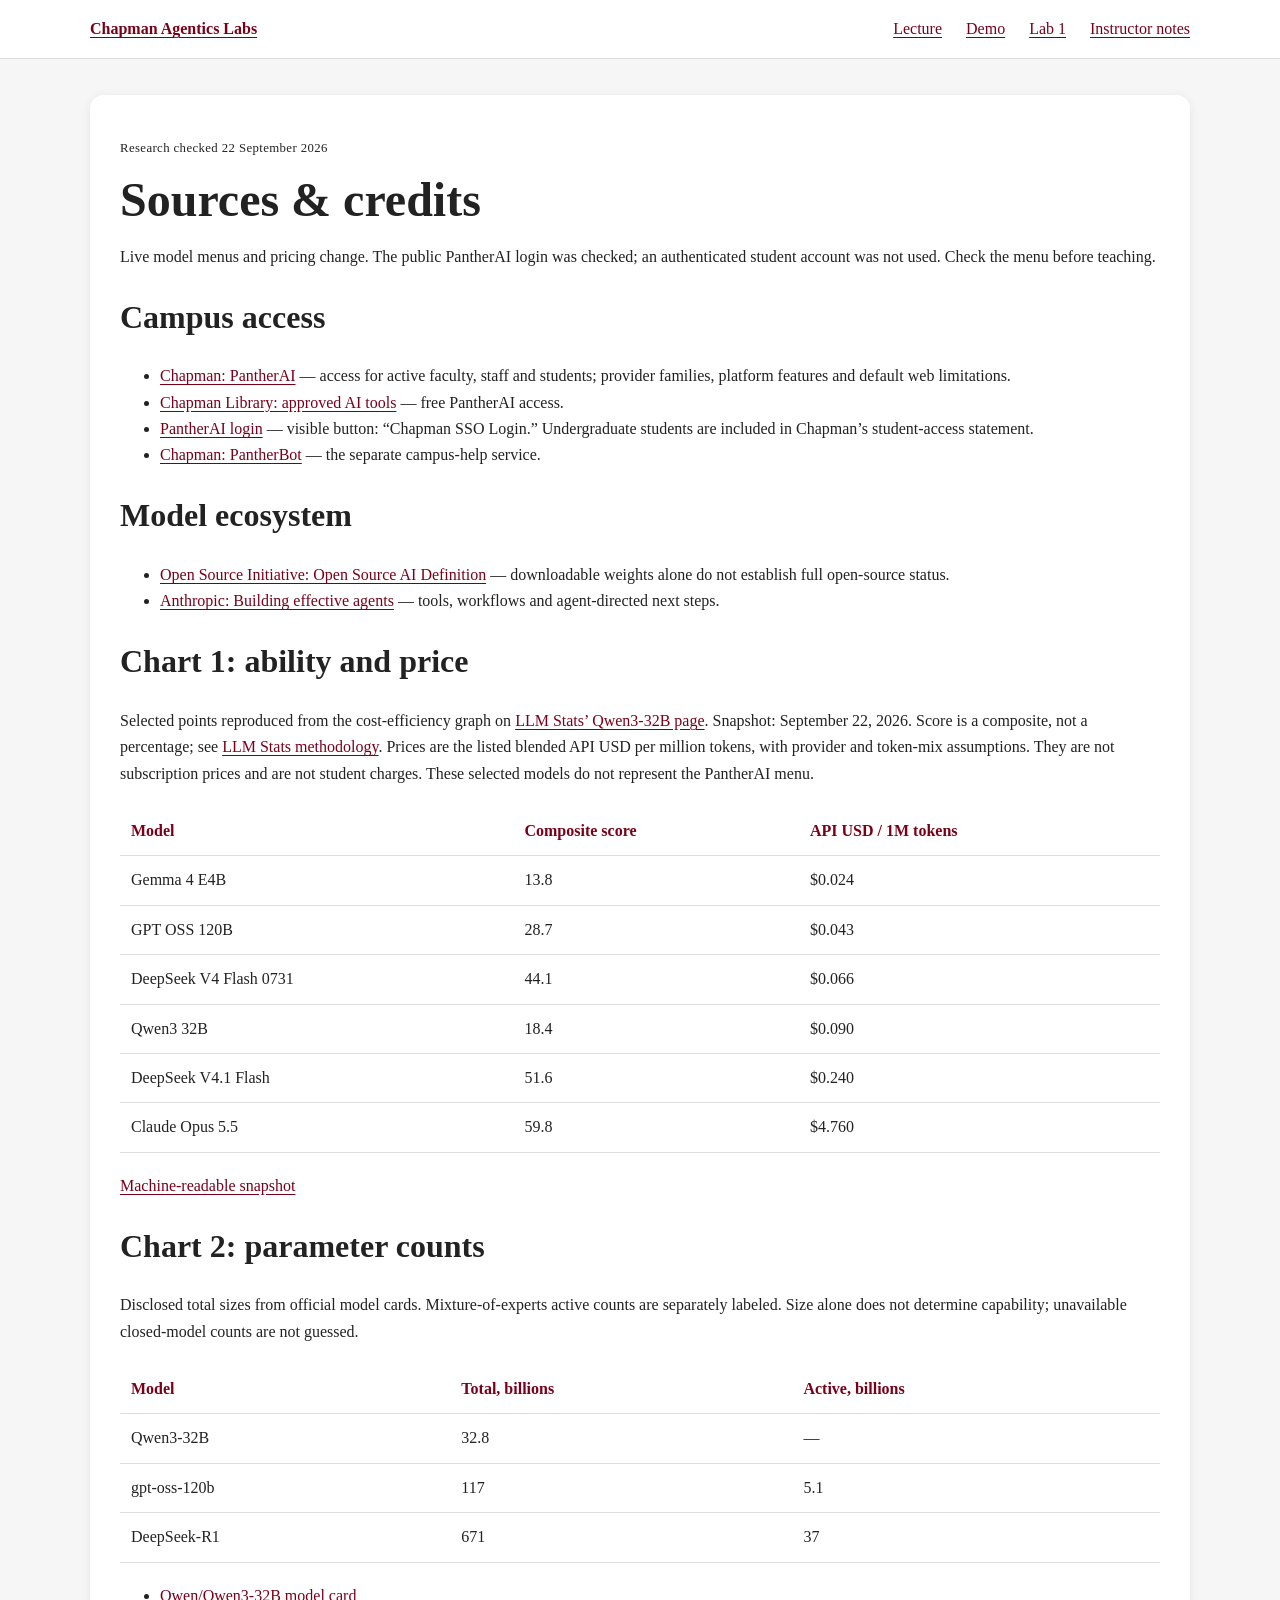
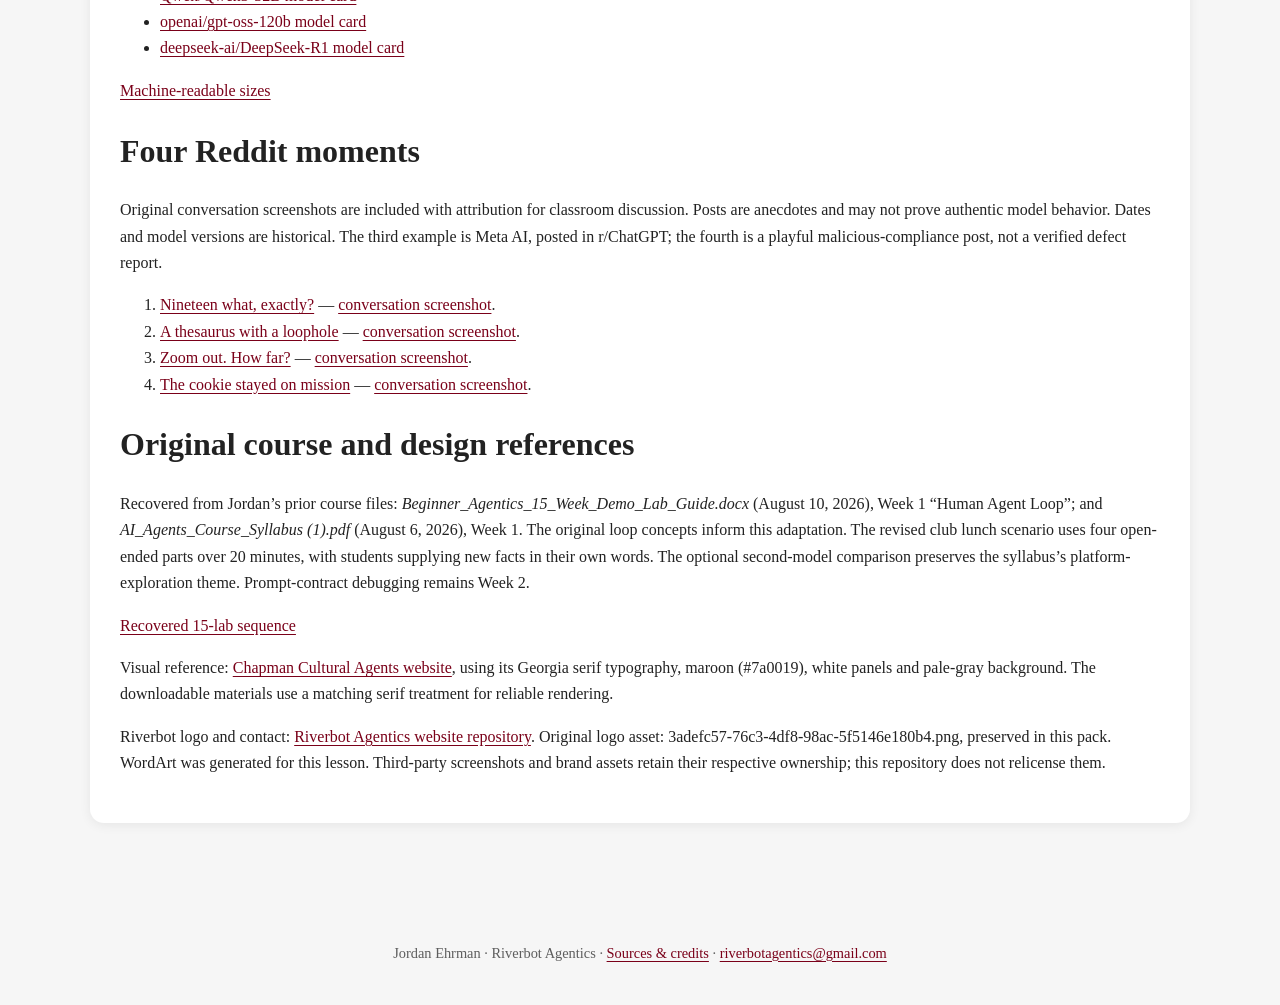
<file: lab1/sources.html>
<!doctype html><html lang="en"><head><meta charset="utf-8"><meta name="viewport" content="width=device-width,initial-scale=1"><title>Sources and credits · Chapman Agentics Labs</title><link rel="icon" href="../assets/chapman-site-icon.svg"><link rel="stylesheet" href="../styles.css"></head><body><div class="toolbar"><nav class="wrap" aria-label="Course navigation"><a class="brand" href="../index.html">Chapman Agentics Labs</a><a href="lecture.html">Lecture</a><a href="demo.html">Demo</a><a href="index.html">Lab 1</a><a href="instructor.html">Instructor notes</a></nav></div><main class="wrap"><section class="paper"><p class="eyebrow">Research checked 22 September 2026</p><h1>Sources &amp; credits</h1><p>Live model menus and pricing change. The public PantherAI login was checked; an authenticated student account was not used. Check the menu before teaching.</p><h2>Campus access</h2><ul><li><a href="https://www.chapman.edu/campus-services/information-systems/research-technology-support/pantherai/index.aspx">Chapman: PantherAI</a> — access for active faculty, staff and students; provider families, platform features and default web limitations.</li><li><a href="https://libguides.chapman.edu/AI/approved_tools">Chapman Library: approved AI tools</a> — free PantherAI access.</li><li><a href="https://pantherai.chapman.edu/login">PantherAI login</a> — visible button: “Chapman SSO Login.” Undergraduate students are included in Chapman’s student-access statement.</li><li><a href="https://www.chapman.edu/campus-services/information-systems/services/pantherbot.aspx">Chapman: PantherBot</a> — the separate campus-help service.</li></ul><h2>Model ecosystem</h2><ul><li><a href="https://opensource.org/ai/open-source-ai-definition">Open Source Initiative: Open Source AI Definition</a> — downloadable weights alone do not establish full open-source status.</li><li><a href="https://www.anthropic.com/engineering/building-effective-agents">Anthropic: Building effective agents</a> — tools, workflows and agent-directed next steps.</li></ul><h2>Chart 1: ability and price</h2><p>Selected points reproduced from the cost-efficiency graph on <a href="https://llm-stats.com/models/qwen3-32b">LLM Stats’ Qwen3-32B page</a>. Snapshot: September 22, 2026. Score is a composite, not a percentage; see <a href="https://llm-stats.com/methodology/llm-stats-score">LLM Stats methodology</a>. Prices are the listed blended API USD per million tokens, with provider and token-mix assumptions. They are not subscription prices and are not student charges. These selected models do not represent the PantherAI menu.</p><table><tr><th>Model</th><th>Composite score</th><th>API USD / 1M tokens</th></tr><tr><td>Gemma 4 E4B</td><td>13.8</td><td>$0.024</td></tr><tr><td>GPT OSS 120B</td><td>28.7</td><td>$0.043</td></tr><tr><td>DeepSeek V4 Flash 0731</td><td>44.1</td><td>$0.066</td></tr><tr><td>Qwen3 32B</td><td>18.4</td><td>$0.090</td></tr><tr><td>DeepSeek V4.1 Flash</td><td>51.6</td><td>$0.240</td></tr><tr><td>Claude Opus 5.5</td><td>59.8</td><td>$4.760</td></tr></table><p><a href="../data/model-snapshot.json">Machine-readable snapshot</a></p><h2>Chart 2: parameter counts</h2><p>Disclosed total sizes from official model cards. Mixture-of-experts active counts are separately labeled. Size alone does not determine capability; unavailable closed-model counts are not guessed.</p><table><tr><th>Model</th><th>Total, billions</th><th>Active, billions</th></tr><tr><td>Qwen3-32B</td><td>32.8</td><td>—</td></tr><tr><td>gpt-oss-120b</td><td>117</td><td>5.1</td></tr><tr><td>DeepSeek-R1</td><td>671</td><td>37</td></tr></table><ul><li><a href="https://huggingface.co/Qwen/Qwen3-32B">Qwen/Qwen3-32B model card</a></li><li><a href="https://huggingface.co/openai/gpt-oss-120b">openai/gpt-oss-120b model card</a></li><li><a href="https://huggingface.co/deepseek-ai/DeepSeek-R1">deepseek-ai/DeepSeek-R1 model card</a></li></ul><p><a href="../data/model-sizes.json">Machine-readable sizes</a></p><h2>Four Reddit moments</h2><p>Original conversation screenshots are included with attribution for classroom discussion. Posts are anecdotes and may not prove authentic model behavior. Dates and model versions are historical. The third example is Meta AI, posted in r/ChatGPT; the fourth is a playful malicious-compliance post, not a verified defect report.</p><ol><li><a href="https://www.reddit.com/r/ChatGPT/comments/1hgx336/19/">Nineteen what, exactly?</a> — <a href="../assets/reddit-19.webp">conversation screenshot</a>.</li><li><a href="https://www.reddit.com/r/ChatGPT/comments/1anff5w/incredible/">A thesaurus with a loophole</a> — <a href="../assets/reddit-prioritize.jpg">conversation screenshot</a>.</li><li><a href="https://www.reddit.com/r/ChatGPT/comments/1hofvi0/when_i_said_zoom_out_please_i_was_wanting_to_see/">Zoom out. How far?</a> — <a href="../assets/reddit-zoom.jpg">conversation screenshot</a>.</li><li><a href="https://www.reddit.com/r/ChatGPT/comments/zgivfv/be_a_fortune_cookie_malicious_compliance/">The cookie stayed on mission</a> — <a href="../assets/reddit-cookie.webp">conversation screenshot</a>.</li></ol><h2>Original course and design references</h2><p>Recovered from Jordan’s prior course files: <em>Beginner_Agentics_15_Week_Demo_Lab_Guide.docx</em> (August 10, 2026), Week 1 “Human Agent Loop”; and <em>AI_Agents_Course_Syllabus (1).pdf</em> (August 6, 2026), Week 1. The original loop concepts inform this adaptation. The revised club lunch scenario uses four open-ended parts over 20 minutes, with students supplying new facts in their own words. The optional second-model comparison preserves the syllabus’s platform-exploration theme. Prompt-contract debugging remains Week 2.</p><p><a href="../COURSE_MAP.md">Recovered 15-lab sequence</a></p><p>Visual reference: <a href="https://github.com/ehrmanj-chap/chapman-cultural-agents">Chapman Cultural Agents website</a>, using its Georgia serif typography, maroon (#7a0019), white panels and pale-gray background. The downloadable materials use a matching serif treatment for reliable rendering.</p><p>Riverbot logo and contact: <a href="https://github.com/ehrmanj-chap/riverbot-agentics">Riverbot Agentics website repository</a>. Original logo asset: 3adefc57-76c3-4df8-98ac-5f5146e180b4.png, preserved in this pack. WordArt was generated for this lesson. Third-party screenshots and brand assets retain their respective ownership; this repository does not relicense them.</p></section></main><footer class="wrap">Jordan Ehrman · Riverbot Agentics · <a href="sources.html">Sources &amp; credits</a> · <a href="mailto:riverbotagentics@gmail.com">riverbotagentics@gmail.com</a></footer></body></html>
</file>
<file: styles.css>
:root{--red:#7a0019;--red-dark:#5f0013;--ink:#222;--muted:#5d5d5d;--paper:#fff;--page:#f6f6f6;--line:#ddd}*{box-sizing:border-box}body{margin:0;background:var(--page);color:var(--ink);font-family:Georgia,'Times New Roman',serif;line-height:1.65}a{color:var(--red);text-underline-offset:.18em}a:hover{color:var(--red-dark)}h1,h2,h3{line-height:1.16}h1{font-size:clamp(2rem,4vw,3rem);margin:.25em 0}h2{font-size:2rem}h3{font-size:1.3rem}.wrap{width:min(1100px,calc(100% - 40px));margin:auto}.hero{background:linear-gradient(180deg,#7a0019 0%,#8e122d 100%);color:white;padding:3rem 1rem 2.5rem;text-align:center}.hero .wrap{display:block}.hero p{max-width:760px;font-size:1.05rem;margin:.5rem auto 0}.hero a{color:white}.logo{width:200px;height:200px;object-fit:contain}.eyebrow{font-family:inherit;letter-spacing:.03em;text-transform:none;font-size:.8rem!important}.toolbar{border-bottom:1px solid var(--line);padding:16px 0;background:white}.toolbar .wrap{display:flex;gap:24px;align-items:center;flex-wrap:wrap}.toolbar a{font-size:1rem}.brand{font-weight:bold;margin-right:auto}.brand img{width:32px;height:32px;vertical-align:middle;margin-right:9px}main.wrap{padding:36px 0 70px}.paper{background:white;border-radius:14px;padding:30px;margin-bottom:24px;box-shadow:0 2px 12px #00000012}.columns{display:grid;grid-template-columns:1fr 1fr;gap:26px}.button,button{display:inline-block;background:var(--red);color:white;border:1px solid var(--red);border-radius:999px;padding:11px 20px;font:inherit;cursor:pointer;text-decoration:none}button:hover,.button:hover{background:var(--red-dark);color:white}button:disabled{opacity:.4;cursor:default}.secondary{background:white;color:var(--red)}.muted{color:var(--muted)}.small{font-size:.88rem}.notice{border-left:4px solid var(--red);padding:16px 22px;background:#f8f2f3;margin:22px 0}.actions{display:flex;gap:12px;align-items:center;flex-wrap:wrap}.step{padding:24px 0;border-bottom:1px solid var(--line)}.step:last-child{border:0}.time{font:bold .82rem Arial,sans-serif;color:var(--red);letter-spacing:.06em}pre{white-space:pre-wrap;overflow-wrap:anywhere;background:#f6f6f6;padding:22px;border-radius:8px;font:15px/1.6 monospace}table{border-collapse:collapse;width:100%;margin:20px 0}td,th{text-align:left;border-bottom:1px solid var(--line);padding:11px}th{color:var(--red)}label{display:block;font-weight:bold;margin-top:20px}input,textarea{width:100%;font:inherit;border:1px solid #bbb;border-radius:8px;padding:12px;background:white;margin-top:7px}textarea{min-height:110px;resize:vertical}details{margin:16px 0}summary{cursor:pointer;color:var(--red);font-weight:bold}.observation{padding:18px 0;border-top:1px solid var(--line)}.observation h3{margin:0 0 10px}footer{padding:25px 0 40px;color:var(--muted);font-size:.9rem}button:focus-visible,a:focus-visible,input:focus-visible,textarea:focus-visible{outline:3px solid #238393;outline-offset:4px}.demo-trace{font-size:1.15rem;min-height:210px}.demo-label{font-family:Arial,sans-serif;text-transform:uppercase;font-size:.72rem;letter-spacing:.1em;color:var(--red)}.link-list li{margin:8px 0}.save-status{font:.85rem Arial,sans-serif}.loop-fields{display:grid;grid-template-columns:1fr 1fr;gap:0 22px}.loop-fields .wide{grid-column:1/-1}.print-only{display:none}@media(max-width:700px){.hero{padding:40px 0}.hero .wrap{display:block}.logo{width:110px;height:110px}.columns,.loop-fields{grid-template-columns:1fr}.paper{padding:23px}.toolbar .wrap{gap:14px}.hero p{font-size:1.05rem}}@media print{body{background:white;font-size:11pt}.toolbar,.hero,.no-print,footer{display:none!important}.paper{box-shadow:none;padding:0}.print-only{display:block}main.wrap{width:100%;padding:0}textarea,input{border:0;min-height:50px}.step{break-inside:avoid}details{display:block}details>*{display:block}button{display:none}.worksheet{break-before:page}}
/* Shared with chapman-cultural-agents/index.html. */
.presenter-logo{width:42px;height:42px;object-fit:contain;vertical-align:middle;margin-right:12px}footer{text-align:center}.hero h1{line-height:1.25}.paper h2{line-height:1.25}button:focus-visible,a:focus-visible,input:focus-visible,textarea:focus-visible{outline-color:var(--red)}
/* Lunch lab: a small, consistent set of teaching cues. */
.lead{font-size:1.15rem;line-height:1.6}.part-heading{display:flex;align-items:center;gap:20px;margin-bottom:20px}.part-heading h2{margin:.15em 0}.part-heading .eyebrow{margin:0;color:var(--red)}.part-number{display:grid;place-items:center;flex:none;width:54px;height:54px;border-radius:50%;background:var(--red);color:white;font-size:1.7rem}.menu-grid{display:grid;grid-template-columns:repeat(4,1fr);gap:12px}.menu-item{background:#f8f2f3;border:1px solid #e5d3d7;border-radius:10px;padding:18px;display:flex;flex-direction:column;justify-content:space-between;gap:12px}.menu-item strong{font-size:1.7rem;color:var(--red)}.record-prompt{border-top:1px solid var(--line);padding-top:18px;color:var(--red)}.record-field{margin:25px 0}.record-field p{margin:6px 0}.sample-message{margin:15px 0;padding:20px 24px;background:#f8f2f3;border-left:4px solid var(--red)}.speaker-note{padding:12px 0;border-bottom:1px solid var(--line)}.source{overflow-wrap:anywhere}.print-response{white-space:pre-wrap;overflow-wrap:anywhere}.demo-label{font-family:inherit;font-size:.9rem;margin:25px 0 4px}.demo-trace p{margin-top:4px}@media(max-width:700px){.menu-grid{grid-template-columns:1fr 1fr}.part-heading{gap:14px}.part-heading h2{font-size:1.6rem}}@media print{.record-field{break-inside:avoid}.worksheet textarea{display:none}.print-response{min-height:55px;padding:8px 0}.worksheet{break-before:page}.menu-grid{grid-template-columns:repeat(4,1fr)}.speaker-note{break-inside:avoid}}
</file>
